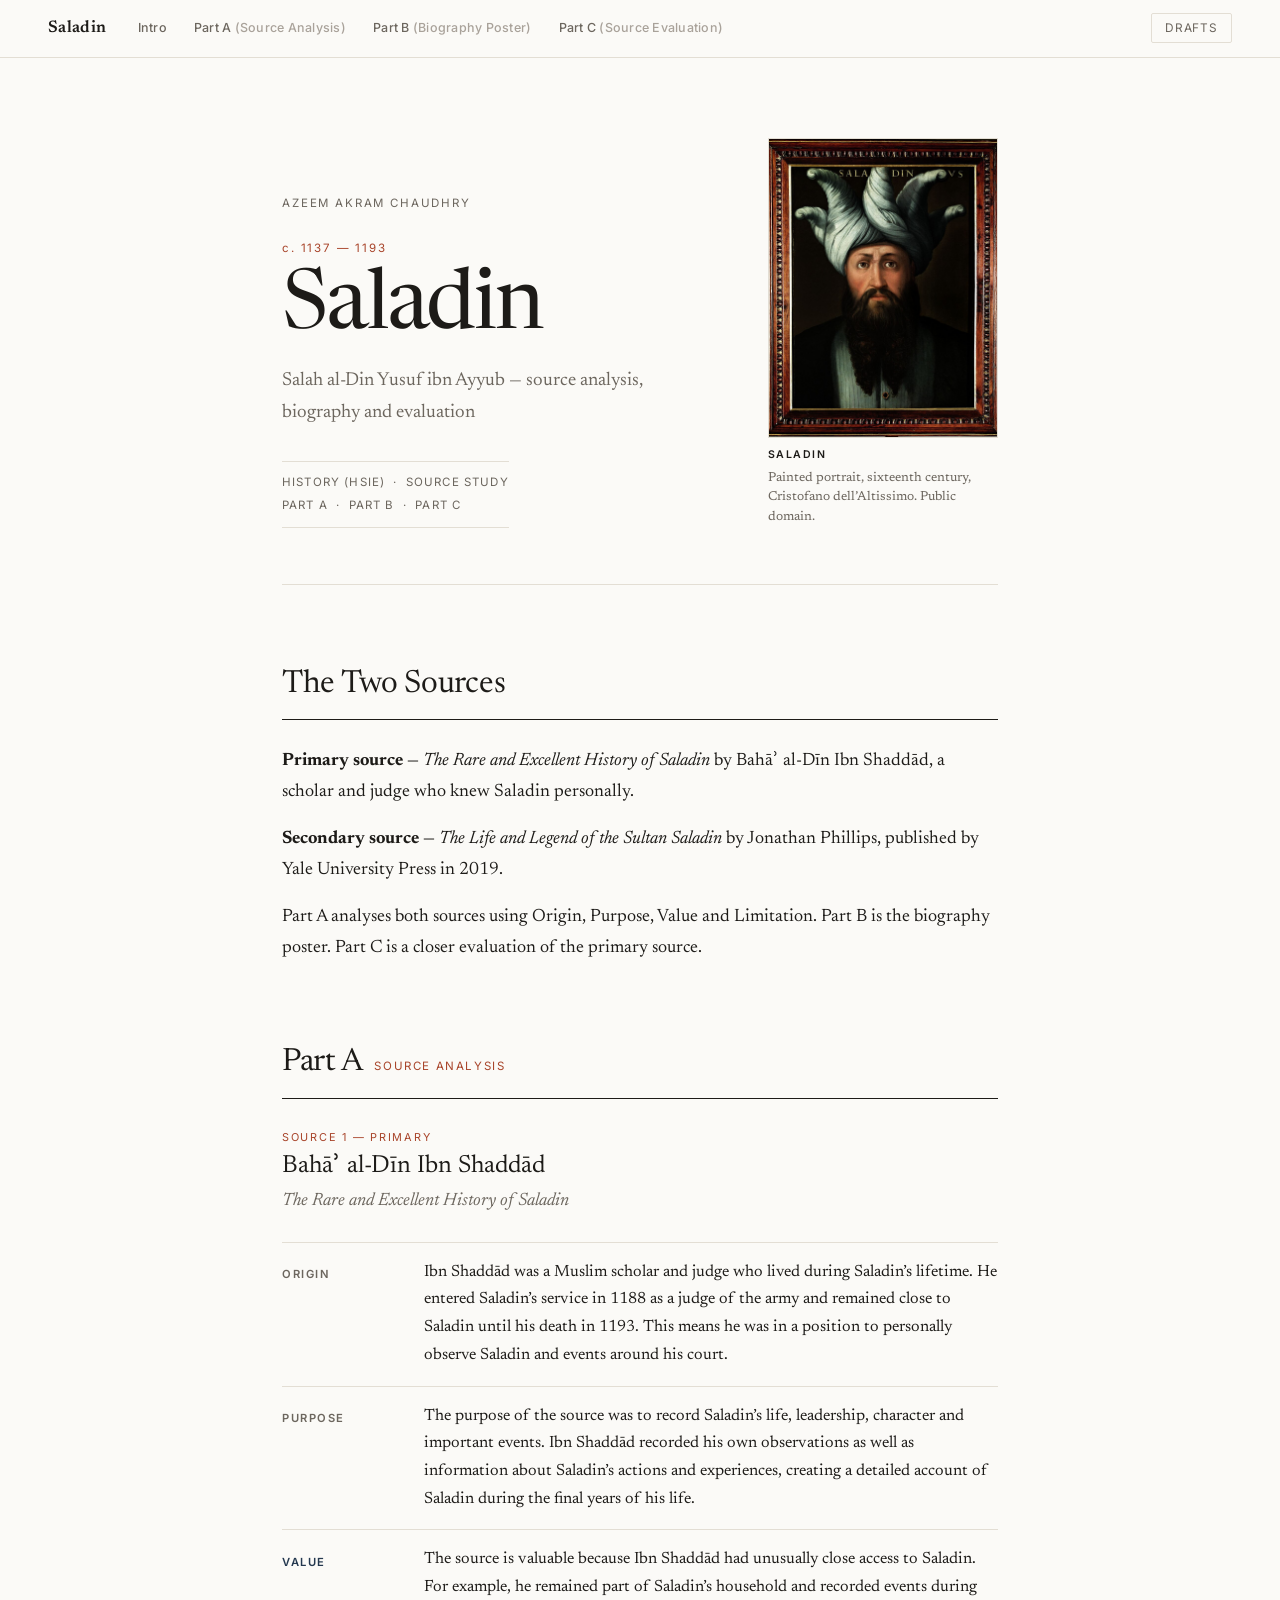
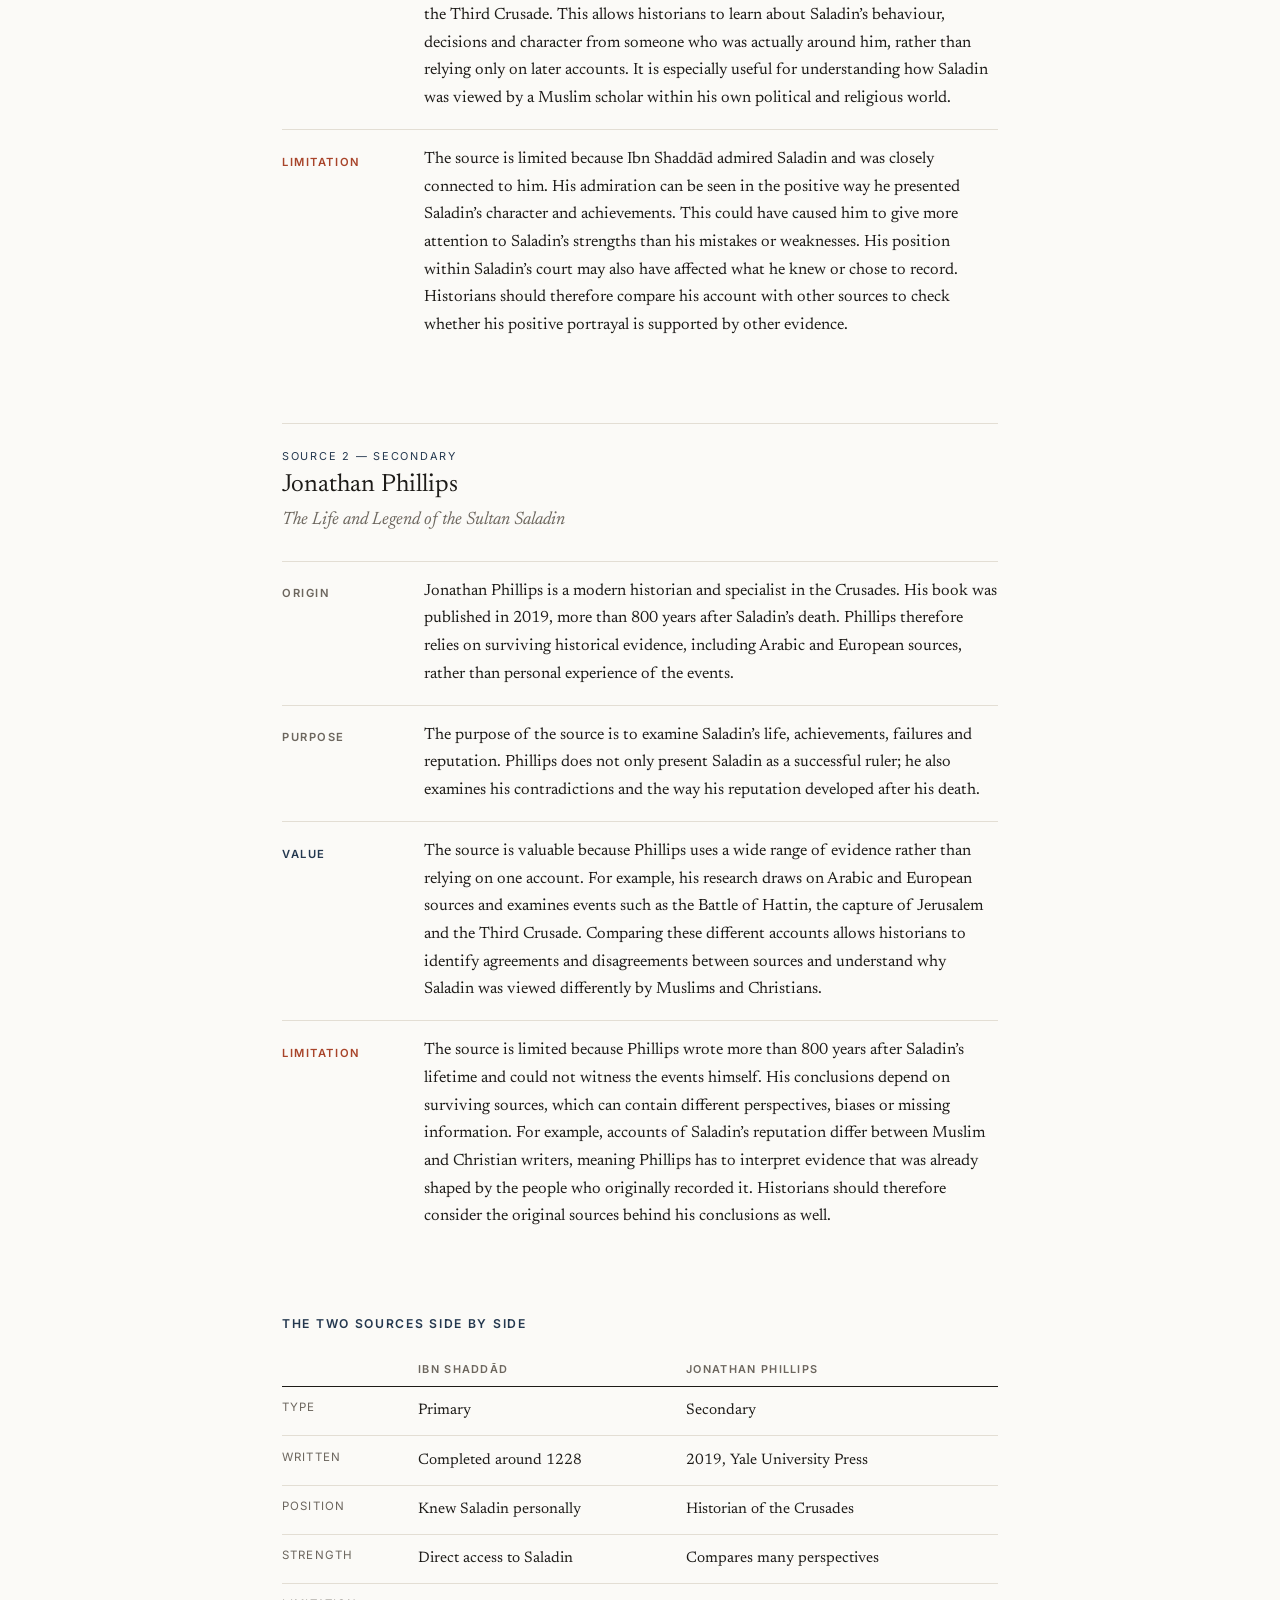
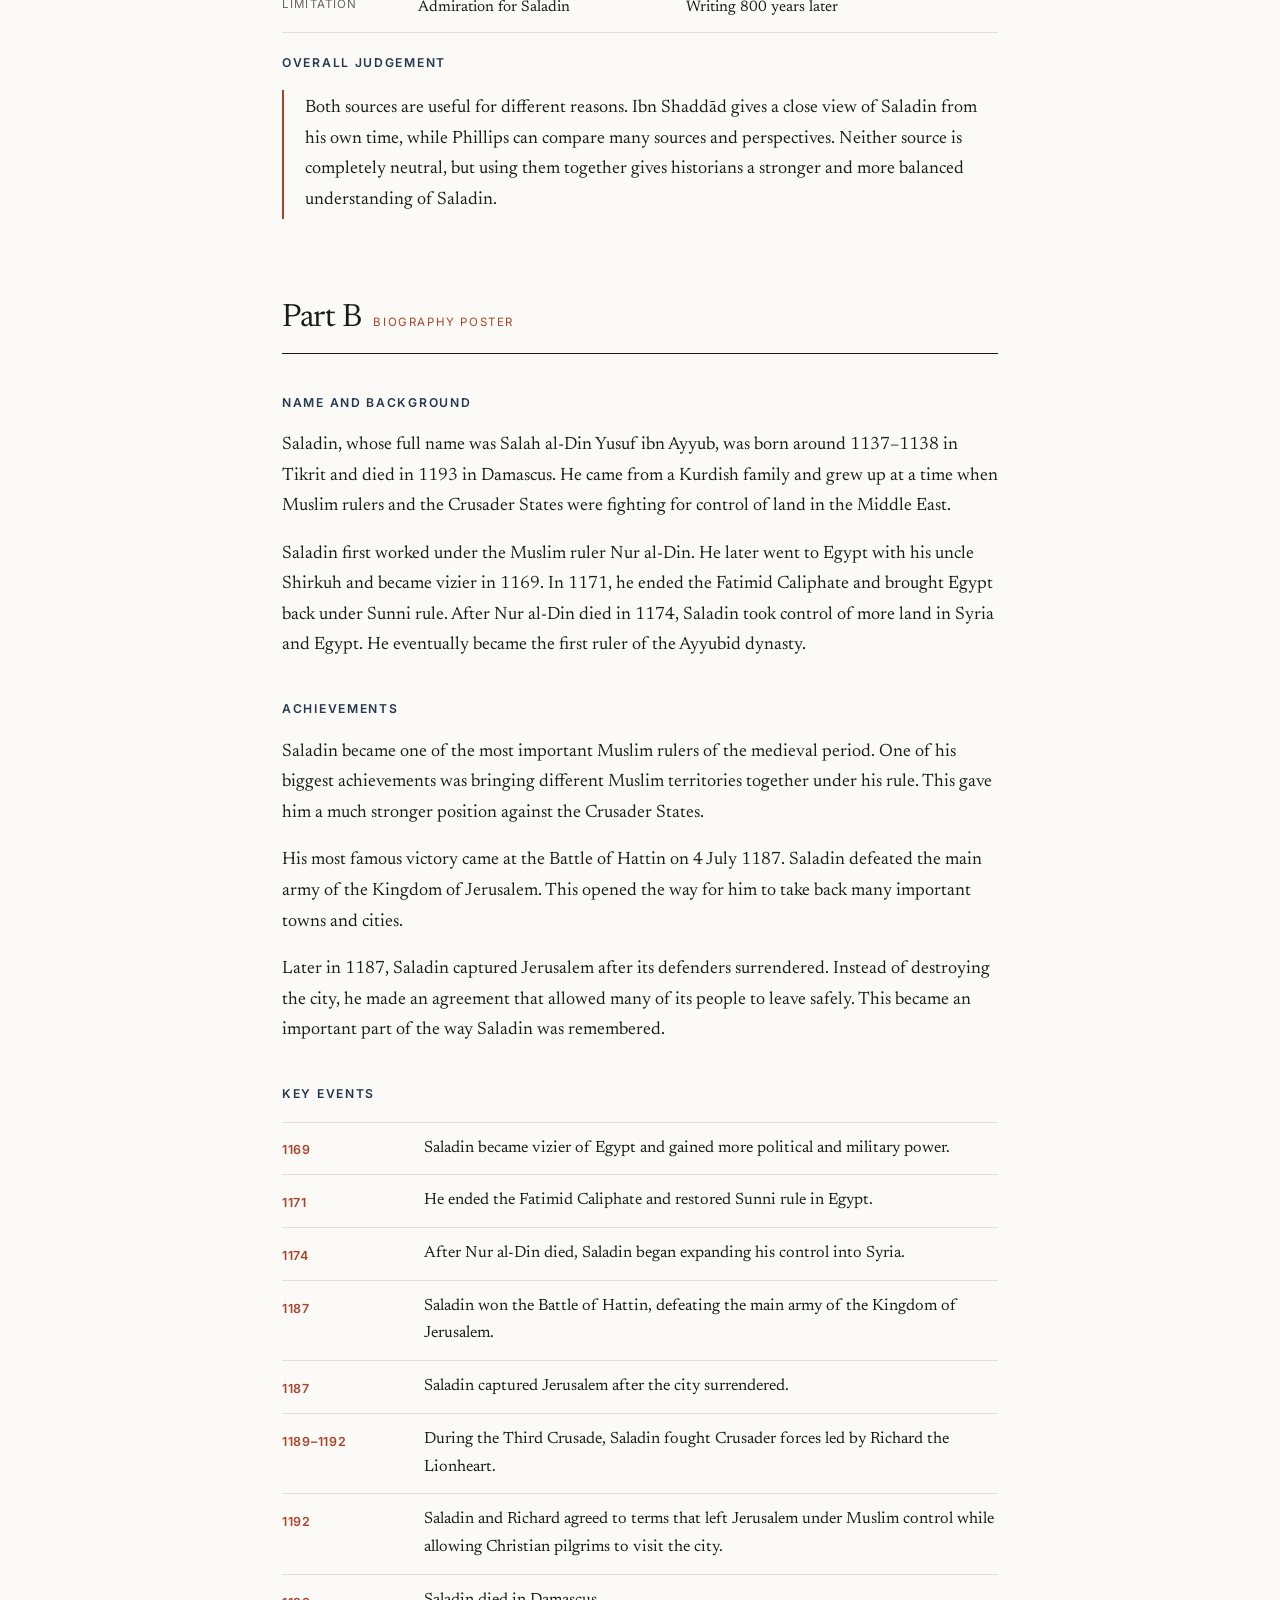
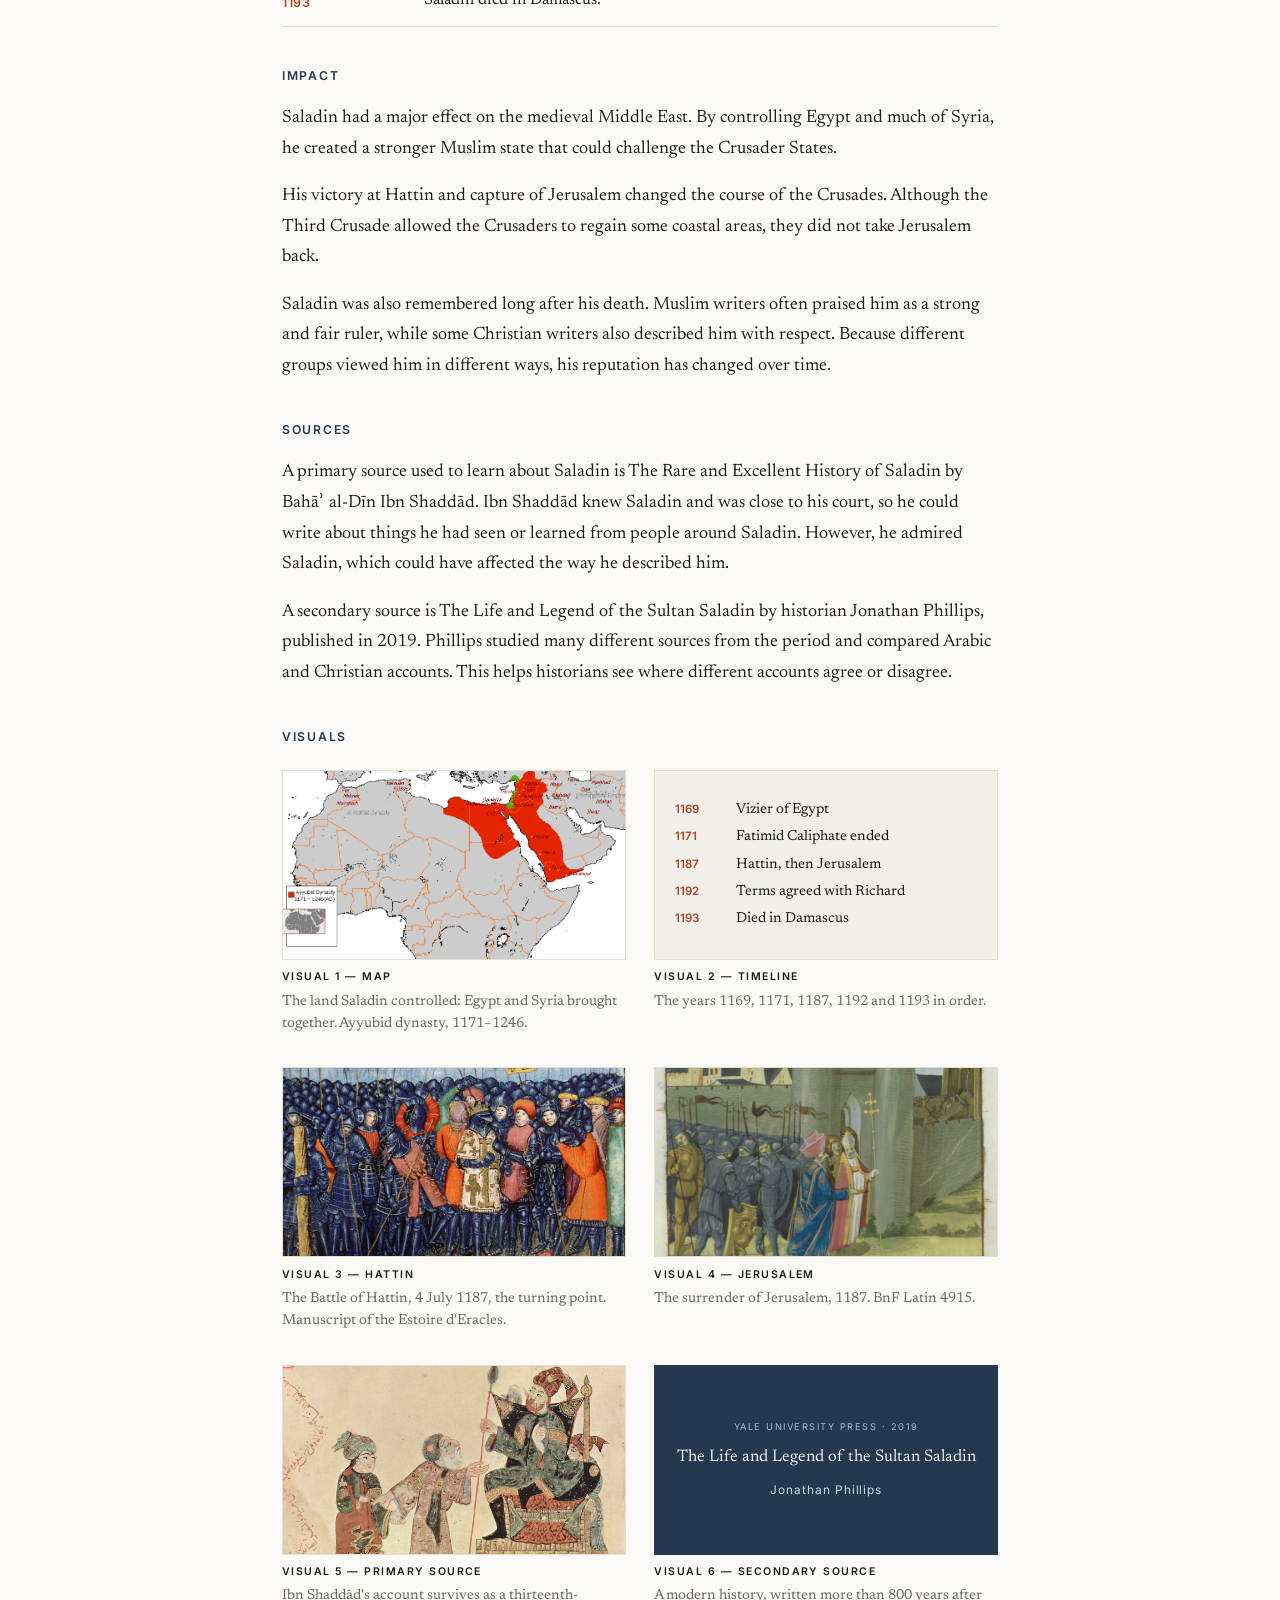
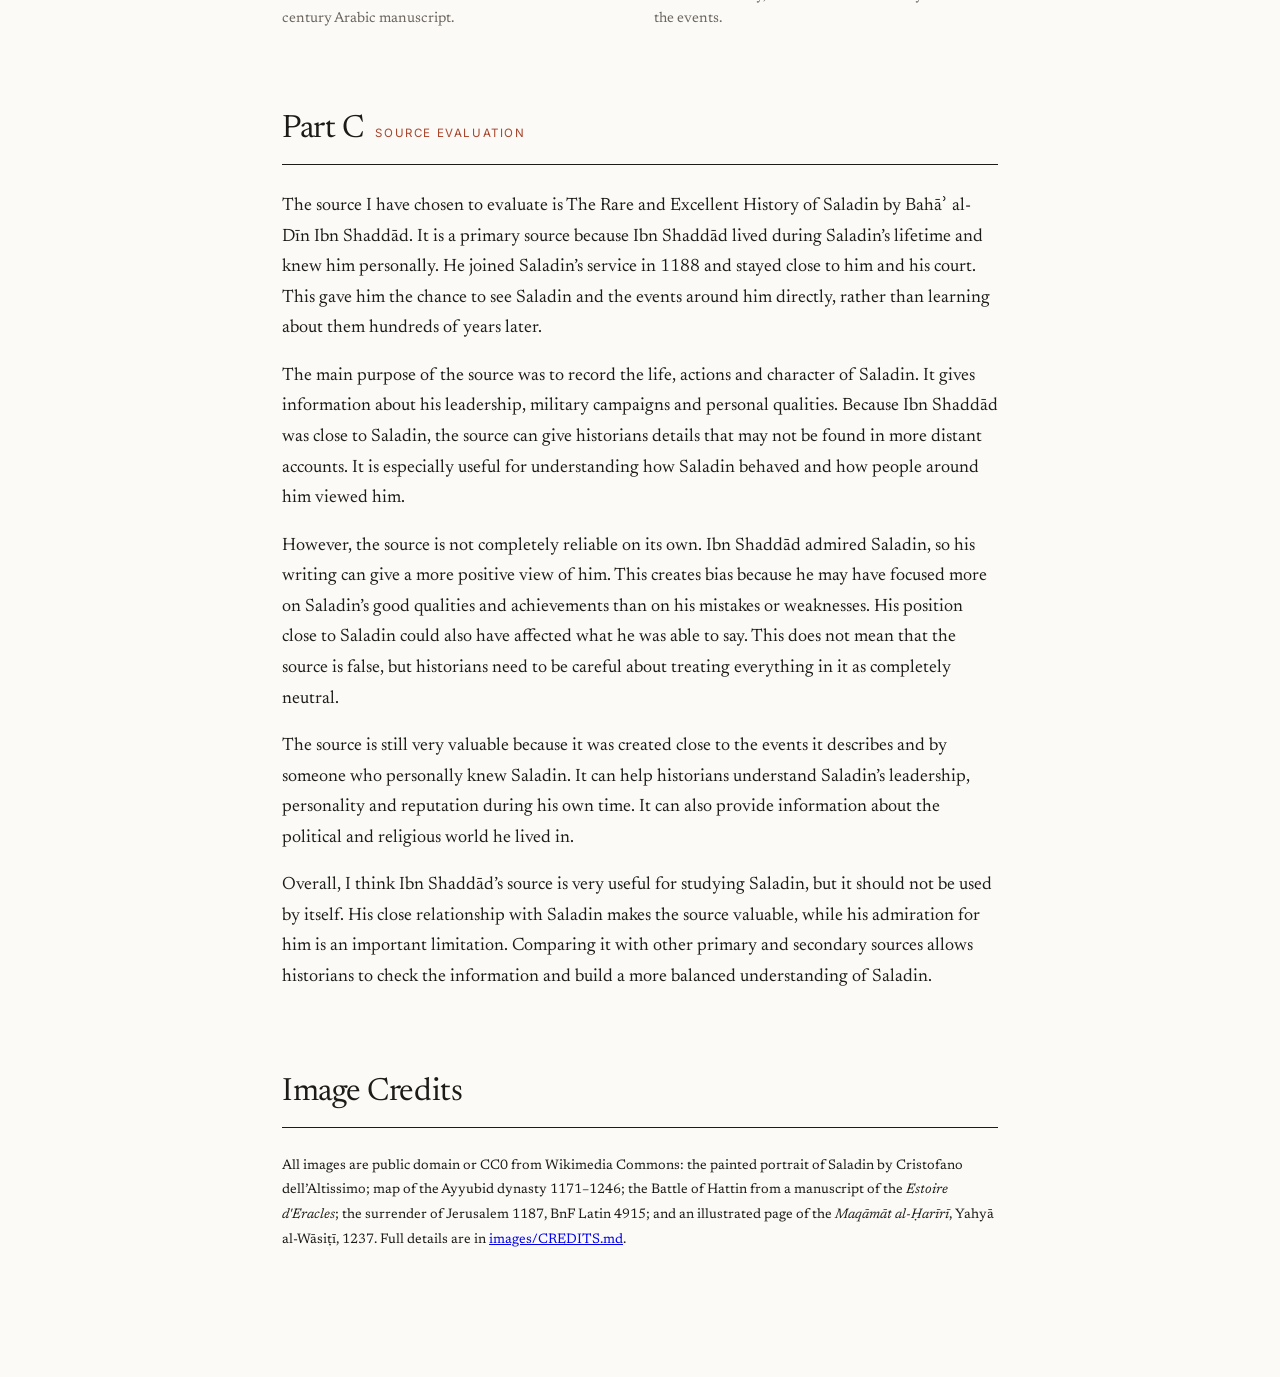
<file: index.html>
<!DOCTYPE html>
<html lang="en">
<head>
<meta charset="UTF-8">
<meta name="viewport" content="width=device-width, initial-scale=1.0">
<title>Saladin — Source Study</title>
<link href="https://fonts.googleapis.com/css2?family=Inter:wght@400;500;600&family=Newsreader:ital,wght@0,400;0,500;0,600;1,400&display=swap" rel="stylesheet">
<style>
:root{
  --paper:#fbfaf7;--panel:#ffffff;--ink:#1d1b18;--mid:#6c665e;
  --navy:#24384f;--rust:#a8442a;--rule:#e3ded4;--wash:#f2efe8;
}
*{margin:0;padding:0;box-sizing:border-box;}
html{scroll-behavior:smooth;}
body{background:var(--paper);color:var(--ink);font-family:'Newsreader',Georgia,serif;font-size:18px;line-height:1.7;-webkit-font-smoothing:antialiased;}

/* NAV */
nav{
  position:sticky;top:0;z-index:100;background:rgba(251,250,247,.96);
  backdrop-filter:blur(6px);border-bottom:1px solid var(--rule);
  display:flex;align-items:center;gap:1.2rem;
  padding:0 clamp(1rem,5vw,3rem);
}
.nav-brand{
  background:none;border:none;cursor:pointer;padding:1rem 0;
  font-family:'Newsreader',serif;font-size:1.05rem;font-weight:600;
  letter-spacing:.02em;color:var(--ink);white-space:nowrap;
}
.nav-brand:hover{color:var(--rust);}
.nav-links{display:flex;gap:.2rem;overflow-x:auto;flex:1;scrollbar-width:none;}
.nav-links::-webkit-scrollbar{display:none;}
.nav-links a{
  font-family:'Inter',system-ui,sans-serif;font-size:.78rem;font-weight:500;
  letter-spacing:.02em;color:var(--mid);text-decoration:none;
  padding:1.05rem .75rem;white-space:nowrap;border-bottom:2px solid transparent;
}
.nav-links a em{font-style:normal;color:#a9a29a;}
.nav-links a:hover{color:var(--ink);border-bottom-color:var(--rust);}
.nav-right{margin-left:auto;}
#ver-btn{
  background:none;border:1px solid var(--rule);cursor:pointer;
  font-family:'Inter',system-ui,sans-serif;font-size:.74rem;letter-spacing:.06em;
  text-transform:uppercase;color:var(--mid);padding:.42rem .85rem;border-radius:2px;
}
#ver-btn:hover{border-color:var(--navy);color:var(--navy);}

/* LAYOUT */
.wrap,.vwrap{max-width:780px;margin:0 auto;padding:0 clamp(1rem,5vw,2rem) 6rem;}

/* HERO */
.hero{padding:5rem 0 3.5rem;border-bottom:1px solid var(--rule);margin-bottom:1rem;}
.hero-name{
  display:block;font-family:'Inter',sans-serif;font-size:.72rem;letter-spacing:.16em;
  text-transform:uppercase;color:var(--mid);margin-bottom:1.6rem;
}
.hero-mark{
  display:block;font-family:'Inter',sans-serif;font-size:.72rem;letter-spacing:.16em;
  color:var(--rust);margin-bottom:.5rem;
}
.hero h1{font-size:clamp(3rem,10vw,5.2rem);font-weight:400;letter-spacing:-.02em;line-height:1;margin-bottom:.9rem;}
.hero-sub{font-size:1.18rem;color:var(--mid);max-width:34em;margin-bottom:2rem;}
.hero-stamp{
  display:inline-block;font-family:'Inter',sans-serif;font-size:.72rem;
  letter-spacing:.1em;text-transform:uppercase;color:var(--mid);
  border-top:1px solid var(--rule);border-bottom:1px solid var(--rule);
  padding:.6rem 0;line-height:2;
}

.hero{display:grid;grid-template-columns:1fr 230px;gap:3rem;align-items:end;}
.hero-text{min-width:0;}
.hero-fig img{width:100%;height:300px;object-fit:cover;object-position:top;border:1px solid var(--rule);cursor:zoom-in;}
.hero-fig figcaption{font-size:.8rem;}
@media(max-width:760px){.hero{grid-template-columns:1fr;gap:2rem;}.hero-fig img{height:240px;}}

/* SECTION HEADINGS */
.sh{
  font-size:2rem;font-weight:400;letter-spacing:-.01em;
  margin:4.5rem 0 1.6rem;padding-bottom:.5rem;
  border-bottom:1px solid var(--ink);
  display:flex;align-items:baseline;gap:.7rem;flex-wrap:wrap;
}
.sh em{
  font-style:normal;font-family:'Inter',sans-serif;font-size:.72rem;
  letter-spacing:.14em;text-transform:uppercase;color:var(--rust);
}
.sub-h{
  font-family:'Inter',sans-serif;font-size:.76rem;font-weight:600;
  letter-spacing:.14em;text-transform:uppercase;color:var(--navy);
  margin:2.4rem 0 .7rem;
}

/* TEXT BLOCKS */
.card{margin-bottom:1.8rem;}
.card p{margin-bottom:1.05rem;}
.card p:last-child{margin-bottom:0;}

/* PART A SOURCES */
.src{border-top:1px solid var(--rule);padding:1.6rem 0 1.8rem;margin-bottom:2.4rem;}
.src:first-of-type{border-top:none;padding-top:.4rem;}
.src-lbl{display:block;font-size:1.55rem;line-height:1.25;margin-bottom:.15rem;}
.src-lbl em{
  display:block;font-style:normal;font-family:'Inter',sans-serif;
  font-size:.68rem;letter-spacing:.16em;color:var(--navy);margin-bottom:.5rem;
}
.src-lbl em.pri{color:var(--rust);}
.src-work{font-style:italic;color:var(--mid);margin-bottom:1.6rem;}
.opvl{display:grid;grid-template-columns:120px 1fr;gap:1.4rem;padding:1rem 0;border-top:1px solid var(--rule);}
.opvl h4{
  font-family:'Inter',sans-serif;font-size:.7rem;font-weight:600;
  letter-spacing:.14em;color:var(--mid);padding-top:.42rem;
}
.opvl.v h4{color:var(--navy);}
.opvl.l h4{color:var(--rust);}
.opvl p{font-size:1.02rem;}

/* TABLE */
.t-wrap{overflow-x:auto;margin:.8rem 0 0;}
table{width:100%;border-collapse:collapse;font-size:.95rem;}
th{
  text-align:left;font-family:'Inter',sans-serif;font-size:.68rem;font-weight:600;
  letter-spacing:.12em;text-transform:uppercase;color:var(--mid);
  padding:.5rem .9rem .5rem 0;border-bottom:1px solid var(--ink);
}
td{padding:.7rem .9rem .7rem 0;border-bottom:1px solid var(--rule);vertical-align:top;}
td:first-child{font-family:'Inter',sans-serif;font-size:.72rem;letter-spacing:.1em;text-transform:uppercase;color:var(--mid);width:8.5rem;}
.t-head{font-family:'Inter',sans-serif;font-size:.76rem;font-weight:600;letter-spacing:.14em;text-transform:uppercase;color:var(--navy);margin:2.4rem 0 .6rem;}
.judgement{border-left:2px solid var(--rust);padding:.2rem 0 .2rem 1.3rem;margin-top:.5rem;}
.judgement p{margin:0;}

/* KEY EVENTS */
.tl{list-style:none;}
.tl li{display:grid;grid-template-columns:120px 1fr;gap:1.4rem;padding:.75rem 0;border-top:1px solid var(--rule);}
.tl li:last-child{border-bottom:1px solid var(--rule);}
.tl b{font-family:'Inter',sans-serif;font-size:.78rem;font-weight:600;letter-spacing:.06em;color:var(--rust);padding-top:.3rem;}
.tl span{font-size:1.02rem;}

/* VISUALS */
.vis{display:grid;grid-template-columns:repeat(auto-fit,minmax(230px,1fr));gap:2rem 1.8rem;margin-top:1.4rem;}
figure{margin:0;}
figure img{width:100%;height:190px;object-fit:cover;display:block;cursor:zoom-in;border:1px solid var(--rule);}
figure figcaption{font-size:.9rem;color:var(--mid);line-height:1.55;padding-top:.6rem;}
figure figcaption b{
  display:block;font-family:'Inter',sans-serif;font-size:.66rem;font-weight:600;
  letter-spacing:.14em;color:var(--ink);margin-bottom:.3rem;
}
.mini-tl{height:190px;background:var(--wash);border:1px solid var(--rule);padding:1.1rem 1.2rem;display:grid;align-content:center;gap:.45rem;}
.mini-tl div{display:grid;grid-template-columns:52px 1fr;gap:.6rem;align-items:baseline;}
.mini-tl b{font-family:'Inter',sans-serif;font-size:.72rem;font-weight:600;color:var(--rust);}
.mini-tl span{font-size:.9rem;line-height:1.4;}
.bookcover{
  height:190px;background:var(--navy);color:#f3efe7;border:1px solid var(--navy);
  display:flex;flex-direction:column;justify-content:center;gap:.7rem;
  text-align:center;padding:1.3rem;
}
.bookcover small{font-family:'Inter',sans-serif;font-size:.58rem;letter-spacing:.16em;color:#a8bdd4;}
.bookcover b{font-weight:400;font-size:1.05rem;line-height:1.35;}
.bookcover i{font-family:'Inter',sans-serif;font-style:normal;font-size:.74rem;letter-spacing:.08em;color:#cdd9e6;}

/* LIGHTBOX */
#lb{display:none;position:fixed;inset:0;background:rgba(20,18,15,.92);z-index:500;padding:2rem;cursor:zoom-out;}
#lb.open{display:grid;place-items:center;}
#lb img{max-width:min(1000px,92vw);max-height:80vh;object-fit:contain;}
#lb p{color:#ded7cb;font-size:.9rem;text-align:center;margin-top:.9rem;max-width:46em;}

/* DRAFTS */

.v-back{background:none;border:none;cursor:pointer;font-family:'Inter',sans-serif;font-size:.76rem;letter-spacing:.06em;color:var(--mid);padding:2.5rem 0 2rem;}
.v-back:hover{color:var(--rust);}
.v-title{font-size:2.6rem;font-weight:400;margin-bottom:.3rem;}
.v-sub{color:var(--mid);margin-bottom:1.4rem;}
.v-note{border-left:2px solid var(--rule);padding-left:1.2rem;color:var(--mid);font-size:.95rem;margin-bottom:2rem;}
.v-tabs{display:flex;gap:.5rem;margin-bottom:2rem;flex-wrap:wrap;}
.v-tab{
  font-family:'Inter',sans-serif;font-size:.74rem;letter-spacing:.08em;
  padding:.45rem 1rem;border:1px solid var(--rule);background:none;color:var(--mid);cursor:pointer;
}
.v-tab:hover{border-color:var(--navy);color:var(--navy);}
.v-tab.active{background:var(--ink);border-color:var(--ink);color:#fbfaf7;}
.v-tab.final.active{background:var(--rust);border-color:var(--rust);}
.ver-panel{display:none;}
.ver-panel.show{display:block;}
.ver-meta{display:flex;gap:1rem;align-items:baseline;flex-wrap:wrap;border-bottom:1px solid var(--ink);padding-bottom:.7rem;margin-bottom:1.6rem;}
.ver-tag{font-family:'Inter',sans-serif;font-size:.66rem;letter-spacing:.14em;background:var(--ink);color:#fbfaf7;padding:.18rem .6rem;}
.ver-tag.gold{background:var(--rust);}
.ver-date{font-size:.88rem;color:var(--mid);}
.ver-name{font-size:1.05rem;}
.draft{font-size:1rem;}
.draft h3{font-size:1.35rem;font-weight:400;margin:2rem 0 .6rem;padding-bottom:.3rem;border-bottom:1px solid var(--rule);}
.draft h3:first-child{margin-top:0;}
.draft h4{font-family:'Inter',sans-serif;font-size:.72rem;font-weight:600;letter-spacing:.12em;text-transform:uppercase;color:var(--navy);margin:1.4rem 0 .5rem;}
.draft p{margin-bottom:.85rem;}
.draft ul{padding-left:1.2rem;margin-bottom:.85rem;color:var(--mid);}

@media(max-width:620px){
  body{font-size:17px;}
  .hero{padding:3rem 0 2.5rem;}
  .opvl,.tl li{grid-template-columns:1fr;gap:.35rem;}
  .opvl h4{padding-top:0;}
  .nav-brand{font-size:.95rem;}
}

/* DRAFTS PAGE (raw, unstyled on purpose) */
#version-history{display:none;background:#ffffff;min-height:100vh;}
.dnav{
  position:sticky;top:0;z-index:90;display:flex;align-items:center;gap:2rem;flex-wrap:wrap;
  background:#fff;border-bottom:1px solid var(--rule);padding:1rem 2rem;
  font-family:'Inter',system-ui,sans-serif;
}
.dnav-title{
  font-family:'Newsreader',Georgia,serif;font-size:1.05rem;color:var(--ink);
  letter-spacing:.01em;margin-right:.5rem;
}
.dbtn{
  font-family:inherit;font-size:.8rem;letter-spacing:.02em;background:none;border:0;
  border-bottom:1px solid transparent;color:var(--mid);padding:.2rem 0;cursor:pointer;
}
.dbtn:hover{color:var(--ink);}
.dbtn.active{color:var(--ink);border-bottom-color:var(--rust);}
.dbtn.soon{color:#b6b2a9;cursor:default;letter-spacing:.06em;font-size:.72rem;text-transform:uppercase;}
.dbtn.ghost{margin-left:auto;color:var(--navy);}
.dbtn.ghost:hover{border-bottom-color:var(--navy);}
@media(max-width:640px){.dnav{gap:1.1rem;padding:.9rem 1.1rem;}}
.dwrap{max-width:820px;margin:0 auto;padding:2.6rem 1.2rem 6rem;font-family:ui-monospace,'SFMono-Regular',Menlo,Consolas,monospace;}
.dnote{font-size:.78rem;color:#6f6c66;line-height:1.75;margin-bottom:2.2rem;max-width:78ch;}
.dfile{border:1px solid #e2e2dc;background:#fff;margin-bottom:2.2rem;}
.dfile-h{background:#f7f7f4;border-bottom:1px solid #e2e2dc;padding:.45rem .9rem;font-size:.72rem;color:#84817a;letter-spacing:.04em;}
.dfile pre{
  white-space:pre-wrap;word-wrap:break-word;font-family:inherit;
  font-size:.8rem;line-height:1.85;color:#2c2a25;padding:1.6rem 1.4rem;margin:0;
}
.dpage{display:none;}
.dpage.show{display:block;}
.chk{margin-bottom:1.6rem;max-width:640px;}
.chk-top{display:flex;justify-content:space-between;align-items:baseline;font-size:.78rem;margin-bottom:.3rem;}
.chk-name{color:#26241f;}
.chk-val{color:#6f6c66;}
.chk-bar{height:6px;background:#ececE6;border:1px solid #ddddd7;}
.chk-bar i{display:block;height:100%;background:#3b7a4b;}

/* VERSION HISTORY */
.vwrap{display:flex;gap:2.4rem;align-items:flex-start;}
.vrail{flex:0 0 14.5rem;display:flex;flex-direction:column;gap:.3rem;
  border-right:1px solid #ededea;padding-right:1.4rem;}
.vrail-h{font-size:.66rem;letter-spacing:.14em;text-transform:uppercase;color:#9a978f;margin-bottom:.5rem;}
.vrail-note{font-size:.66rem;color:#9a978f;line-height:1.6;margin-top:.5rem;}
.vplay{margin-top:1.4rem;font-family:inherit;font-size:.72rem;text-align:left;
  background:#fff;border:1px solid #d9d6ce;color:#26241f;padding:.55rem .7rem;cursor:pointer;}
.vplay:hover{border-color:#a8442a;color:#a8442a;}
.vmain{flex:1;min-width:0;}
@media(max-width:820px){
  .vwrap{flex-direction:column;}
  .vrail{flex:1 1 auto;width:100%;border-right:none;border-bottom:1px solid #ededea;
    padding-right:0;padding-bottom:1.2rem;margin-bottom:1.4rem;}
}
.vtabs{display:flex;flex-wrap:wrap;gap:.5rem;margin-bottom:1.6rem;}
.vtab{
  display:flex;align-items:baseline;gap:.5rem;text-align:left;width:100%;
  font-family:ui-monospace,SFMono-Regular,Menlo,monospace;font-size:.72rem;
  background:none;border:none;border-left:2px solid transparent;
  color:#6f6c66;padding:.45rem .6rem;cursor:pointer;
}
.vtab b{font-weight:500;color:#26241f;}
.vtab span{flex:1;white-space:nowrap;}
.vtab i{font-style:normal;font-size:.66rem;color:#b5b2aa;}
.vtab:hover{background:#f6f5f1;color:#26241f;}
.vtab.on{background:#f4f2ed;border-left-color:#a8442a;color:#26241f;}
.vtab.on b{color:#a8442a;}
.v-meta{display:flex;align-items:baseline;gap:.9rem;flex-wrap:wrap;font-size:.78rem;margin-bottom:.5rem;}
.v-meta .v-tag{color:#a8442a;}
.v-meta .v-name{color:#26241f;}
.v-meta .v-date{color:#9a978f;}
.v-note{font-size:.78rem;color:#6f6c66;line-height:1.75;max-width:78ch;margin-bottom:1.4rem;}
.vbar{display:flex;align-items:center;gap:1.2rem;flex-wrap:wrap;margin-bottom:1rem;}
.vbar .vhl{margin-left:auto;}
.vstage{display:flex;align-items:center;gap:.7rem;font-size:.74rem;color:#6f6c66;}
.varr{
  font-family:inherit;font-size:.7rem;background:#fff;border:1px solid #e2e2dc;
  color:#6f6c66;padding:.3rem .6rem;cursor:pointer;
}
.varr:hover:not(:disabled){border-color:#c9c6bd;color:#26241f;}
.varr:disabled{opacity:.35;cursor:default;}
.vhl{
  font-family:inherit;font-size:.74rem;background:#fff;border:1px solid #e2e2dc;
  color:#6f6c66;padding:.35rem .8rem;cursor:pointer;margin-left:auto;
}
.vhl:hover{border-color:#c9c6bd;color:#26241f;}
.vhl.on{background:#2c2a25;border-color:#2c2a25;color:#fff;}
.vlegend{display:none;gap:1.1rem;flex-wrap:wrap;align-items:center;font-size:.7rem;color:#6f6c66;margin-bottom:.6rem;}
.vlegend .lg{display:flex;align-items:center;gap:.4rem;}
.vlegend .sw{width:.72rem;height:.72rem;display:inline-block;border:1px solid rgba(0,0,0,.12);}
.sw-same{background:#fff;}
.vsum{display:none;flex-wrap:wrap;align-items:center;gap:.45rem;font-size:.7rem;color:#9a978f;margin-bottom:1rem;}
.vsum .s-dot{color:#cfccc4;margin:0 .1rem;}
.vsum .s-add{color:#2c6b42;}
.vsum .s-rew{color:#9a5b12;}
.vsum .s-fix{color:#2c567f;}
.vsum .s-cut{color:#a8442a;}
.d-add{background:#e2f1e4;color:#1f5130;box-shadow:inset 0 -1px 0 #a9cfae;}
.d-rew{background:#fbeed6;color:#7a4a0c;box-shadow:inset 0 -1px 0 #e0c084;}
.d-fix{background:#e0ecf7;color:#254f75;box-shadow:inset 0 -1px 0 #a9c6e0;}
.d-del{background:#fbe4df;color:#8d3220;text-decoration:line-through;text-decoration-color:#c96a51;}
.d-line{display:inline-block;width:100%;border-left:3px solid rgba(0,0,0,.14);padding-left:.5rem;margin-left:-.5rem;}
.vp{display:none;position:fixed;inset:0;background:rgba(28,26,22,.55);z-index:600;padding:2.5vh 3vw;}
.vp.open{display:flex;align-items:center;justify-content:center;}
.vp-box{background:#fff;border:1px solid #e2e2dc;width:min(900px,100%);max-height:95vh;display:flex;flex-direction:column;}
.vp-head{display:flex;align-items:center;justify-content:space-between;gap:1rem;
  padding:.85rem 1.1rem;border-bottom:1px solid #ededea;font-size:.8rem;color:#26241f;}
.v-when{color:#9a978f;}
.vp-stage{margin-left:auto;margin-right:1rem;font-family:ui-monospace,SFMono-Regular,Menlo,monospace;font-size:.7rem;color:#a8442a;letter-spacing:.02em;}
.vp-x{font-family:inherit;font-size:.74rem;background:none;border:1px solid #e2e2dc;color:#6f6c66;padding:.3rem .7rem;cursor:pointer;}
.vp-x:hover{border-color:#c9c6bd;color:#26241f;}
.vp-note{padding:.6rem 1.1rem;background:#fff;position:relative;z-index:1;font-size:.72rem;color:#9a978f;border-bottom:1px solid #f2f2ef;min-height:1.2rem;}
.vp-doc{overflow:auto;padding:1.1rem;flex:1;background:#fcfcfa;}
#vp-body{font-family:ui-monospace,SFMono-Regular,Menlo,monospace;font-size:.74rem;line-height:1.95;
  white-space:pre-wrap;word-break:break-word;color:#3b3830;margin:0;}
.vp-cur{display:inline-block;width:.5ch;background:#a8442a;animation:vpblink 1s steps(1) infinite;}
@keyframes vpblink{50%{opacity:0;}}
.vp-foot{display:flex;align-items:center;gap:.5rem;padding:.7rem 1.1rem;border-top:1px solid #ededea;flex-wrap:wrap;}
.vp-pct{font-size:.7rem;color:#9a978f;min-width:3ch;}
.vp-bar{flex:1;min-width:120px;height:3px;background:#ededea;}
.vp-bar i{display:block;height:100%;width:0;background:#a8442a;}
.d-part{display:inline-block;width:100%;margin:.4rem 0 .2rem;padding:.2rem 0;
  font-size:.68rem;letter-spacing:.1em;text-transform:uppercase;color:#9a978f;border-bottom:1px solid #ededea;}
.d-part.fresh{color:#a8442a;border-bottom-color:#e8d3cb;}
.d-arr{color:#b3afa6;padding:0 .12rem;}
.d-cutmark{display:inline-block;width:100%;font-size:.68rem;letter-spacing:.08em;text-transform:uppercase;
  color:#a8442a;border-top:1px solid #ecd9d2;border-bottom:1px solid #ecd9d2;padding:.15rem 0;}
</style>
</head>
<body>

<!-- NAV -->
<nav id="mainnav">
  <button class="nav-brand" onclick="goHome()">Saladin</button>
  <div class="nav-links">
    <a href="#intro" onclick="goTo('intro');return false;">Intro</a>
    <a href="#parta" onclick="goTo('parta');return false;">Part A <em>(Source Analysis)</em></a>
    <a href="#partb" onclick="goTo('partb');return false;">Part B <em>(Biography Poster)</em></a>
    <a href="#partc" onclick="goTo('partc');return false;">Part C <em>(Source Evaluation)</em></a>
  </div>
  <div class="nav-right">
    <button id="ver-btn" onclick="toggleVer()">Drafts</button>
  </div>
</nav>

<div id="blog-content">
<div class="wrap">

  <div class="hero" id="home">
    <div class="hero-text">
    <span class="hero-name">Azeem Akram Chaudhry</span>
    <span class="hero-mark">c. 1137 — 1193</span>
    <h1>Saladin</h1>
    <p class="hero-sub">Salah al-Din Yusuf ibn Ayyub — source analysis, biography and evaluation</p>
    <div class="hero-stamp">
      History (HSIE) &nbsp;·&nbsp; Source Study<br>
      Part A &nbsp;·&nbsp; Part B &nbsp;·&nbsp; Part C
    </div>
    </div>
    <figure class="hero-fig">
      <img src="images/saladin-portrait-painting.jpg" alt="Sixteenth-century painted portrait of Saladin">
      <figcaption><b>SALADIN</b>Painted portrait, sixteenth century, Cristofano dell’Altissimo. Public domain.</figcaption>
    </figure>
  </div>

  <!-- INTRO -->
  <section id="intro">
    <h2 class="sh">The Two Sources</h2>
    <div class="card">
      <p><b>Primary source —</b> <i>The Rare and Excellent History of Saladin</i> by Bahāʾ al-Dīn Ibn Shaddād, a scholar and judge who knew Saladin personally.</p>
      <p><b>Secondary source —</b> <i>The Life and Legend of the Sultan Saladin</i> by Jonathan Phillips, published by Yale University Press in 2019.</p>
      <p>Part A analyses both sources using Origin, Purpose, Value and Limitation. Part B is the biography poster. Part C is a closer evaluation of the primary source.</p>
    </div>
  </section>

  <!-- PART A -->
  <section id="parta">
    <h2 class="sh">Part A <em>Source Analysis</em></h2>

    <div class="src">
      <span class="src-lbl"><em class="pri">SOURCE 1 — PRIMARY</em> Bahāʾ al-Dīn Ibn Shaddād</span>
      <p class="src-work">The Rare and Excellent History of Saladin</p>

      <div class="opvl">
        <h4>ORIGIN</h4>
        <p>Ibn Shaddād was a Muslim scholar and judge who lived during Saladin’s lifetime. He entered Saladin’s service in 1188 as a judge of the army and remained close to Saladin until his death in 1193. This means he was in a position to personally observe Saladin and events around his court.</p>
      </div>
      <div class="opvl">
        <h4>PURPOSE</h4>
        <p>The purpose of the source was to record Saladin’s life, leadership, character and important events. Ibn Shaddād recorded his own observations as well as information about Saladin’s actions and experiences, creating a detailed account of Saladin during the final years of his life.</p>
      </div>
      <div class="opvl v">
        <h4>VALUE</h4>
        <p>The source is valuable because Ibn Shaddād had unusually close access to Saladin. For example, he remained part of Saladin’s household and recorded events during the Third Crusade. This allows historians to learn about Saladin’s behaviour, decisions and character from someone who was actually around him, rather than relying only on later accounts. It is especially useful for understanding how Saladin was viewed by a Muslim scholar within his own political and religious world.</p>
      </div>
      <div class="opvl l">
        <h4>LIMITATION</h4>
        <p>The source is limited because Ibn Shaddād admired Saladin and was closely connected to him. His admiration can be seen in the positive way he presented Saladin’s character and achievements. This could have caused him to give more attention to Saladin’s strengths than his mistakes or weaknesses. His position within Saladin’s court may also have affected what he knew or chose to record. Historians should therefore compare his account with other sources to check whether his positive portrayal is supported by other evidence.</p>
      </div>
    </div>

    <div class="src">
      <span class="src-lbl"><em>SOURCE 2 — SECONDARY</em> Jonathan Phillips</span>
      <p class="src-work">The Life and Legend of the Sultan Saladin</p>

      <div class="opvl">
        <h4>ORIGIN</h4>
        <p>Jonathan Phillips is a modern historian and specialist in the Crusades. His book was published in 2019, more than 800 years after Saladin’s death. Phillips therefore relies on surviving historical evidence, including Arabic and European sources, rather than personal experience of the events.</p>
      </div>
      <div class="opvl">
        <h4>PURPOSE</h4>
        <p>The purpose of the source is to examine Saladin’s life, achievements, failures and reputation. Phillips does not only present Saladin as a successful ruler; he also examines his contradictions and the way his reputation developed after his death.</p>
      </div>
      <div class="opvl v">
        <h4>VALUE</h4>
        <p>The source is valuable because Phillips uses a wide range of evidence rather than relying on one account. For example, his research draws on Arabic and European sources and examines events such as the Battle of Hattin, the capture of Jerusalem and the Third Crusade. Comparing these different accounts allows historians to identify agreements and disagreements between sources and understand why Saladin was viewed differently by Muslims and Christians.</p>
      </div>
      <div class="opvl l">
        <h4>LIMITATION</h4>
        <p>The source is limited because Phillips wrote more than 800 years after Saladin’s lifetime and could not witness the events himself. His conclusions depend on surviving sources, which can contain different perspectives, biases or missing information. For example, accounts of Saladin’s reputation differ between Muslim and Christian writers, meaning Phillips has to interpret evidence that was already shaped by the people who originally recorded it. Historians should therefore consider the original sources behind his conclusions as well.</p>
      </div>
    </div>

    <div class="card">
      <p class="t-head">The two sources side by side</p>
      <div class="t-wrap">
        <table>
          <thead><tr><th></th><th>Ibn Shaddād</th><th>Jonathan Phillips</th></tr></thead>
          <tbody>
            <tr><td>Type</td><td>Primary</td><td>Secondary</td></tr>
            <tr><td>Written</td><td>Completed around 1228</td><td>2019, Yale University Press</td></tr>
            <tr><td>Position</td><td>Knew Saladin personally</td><td>Historian of the Crusades</td></tr>
            <tr><td>Strength</td><td>Direct access to Saladin</td><td>Compares many perspectives</td></tr>
            <tr><td>Limitation</td><td>Admiration for Saladin</td><td>Writing 800 years later</td></tr>
          </tbody>
        </table>
      </div>

      <p class="t-head" style="margin-top:1.2rem;">Overall Judgement</p>
      <div class="judgement">
        <p>Both sources are useful for different reasons. Ibn Shaddād gives a close view of Saladin from his own time, while Phillips can compare many sources and perspectives. Neither source is completely neutral, but using them together gives historians a stronger and more balanced understanding of Saladin.</p>
      </div>
    </div>
  </section>

  <!-- PART B -->
  <section id="partb">
    <h2 class="sh">Part B <em>Biography Poster</em></h2>

    <div class="card">
      <p class="sub-h">Name and Background</p>
      <p>Saladin, whose full name was Salah al-Din Yusuf ibn Ayyub, was born around 1137–1138 in Tikrit and died in 1193 in Damascus. He came from a Kurdish family and grew up at a time when Muslim rulers and the Crusader States were fighting for control of land in the Middle East.</p>
      <p>Saladin first worked under the Muslim ruler Nur al-Din. He later went to Egypt with his uncle Shirkuh and became vizier in 1169. In 1171, he ended the Fatimid Caliphate and brought Egypt back under Sunni rule. After Nur al-Din died in 1174, Saladin took control of more land in Syria and Egypt. He eventually became the first ruler of the Ayyubid dynasty.</p>
    </div>

    <div class="card">
      <p class="sub-h">Achievements</p>
      <p>Saladin became one of the most important Muslim rulers of the medieval period. One of his biggest achievements was bringing different Muslim territories together under his rule. This gave him a much stronger position against the Crusader States.</p>
      <p>His most famous victory came at the Battle of Hattin on 4 July 1187. Saladin defeated the main army of the Kingdom of Jerusalem. This opened the way for him to take back many important towns and cities.</p>
      <p>Later in 1187, Saladin captured Jerusalem after its defenders surrendered. Instead of destroying the city, he made an agreement that allowed many of its people to leave safely. This became an important part of the way Saladin was remembered.</p>
    </div>

    <div class="card">
      <p class="sub-h">Key Events</p>
      <ul class="tl">
        <li><b>1169</b><span>Saladin became vizier of Egypt and gained more political and military power.</span></li>
        <li><b>1171</b><span>He ended the Fatimid Caliphate and restored Sunni rule in Egypt.</span></li>
        <li><b>1174</b><span>After Nur al-Din died, Saladin began expanding his control into Syria.</span></li>
        <li><b>1187</b><span>Saladin won the Battle of Hattin, defeating the main army of the Kingdom of Jerusalem.</span></li>
        <li><b>1187</b><span>Saladin captured Jerusalem after the city surrendered.</span></li>
        <li><b>1189–1192</b><span>During the Third Crusade, Saladin fought Crusader forces led by Richard the Lionheart.</span></li>
        <li><b>1192</b><span>Saladin and Richard agreed to terms that left Jerusalem under Muslim control while allowing Christian pilgrims to visit the city.</span></li>
        <li><b>1193</b><span>Saladin died in Damascus.</span></li>
      </ul>
    </div>

    <div class="card">
      <p class="sub-h">Impact</p>
      <p>Saladin had a major effect on the medieval Middle East. By controlling Egypt and much of Syria, he created a stronger Muslim state that could challenge the Crusader States.</p>
      <p>His victory at Hattin and capture of Jerusalem changed the course of the Crusades. Although the Third Crusade allowed the Crusaders to regain some coastal areas, they did not take Jerusalem back.</p>
      <p>Saladin was also remembered long after his death. Muslim writers often praised him as a strong and fair ruler, while some Christian writers also described him with respect. Because different groups viewed him in different ways, his reputation has changed over time.</p>
    </div>

    <div class="card">
      <p class="sub-h">Sources</p>
      <p>A primary source used to learn about Saladin is The Rare and Excellent History of Saladin by Bahāʾ al-Dīn Ibn Shaddād. Ibn Shaddād knew Saladin and was close to his court, so he could write about things he had seen or learned from people around Saladin. However, he admired Saladin, which could have affected the way he described him.</p>
      <p>A secondary source is The Life and Legend of the Sultan Saladin by historian Jonathan Phillips, published in 2019. Phillips studied many different sources from the period and compared Arabic and Christian accounts. This helps historians see where different accounts agree or disagree.</p>
    </div>

    <p class="sub-h">Visuals</p>
    <div class="vis">
      <figure>
        <img src="images/ayyubid-map.png" alt="Map of the land controlled by Saladin">
        <figcaption><b>VISUAL 1 — MAP</b>The land Saladin controlled: Egypt and Syria brought together. Ayyubid dynasty, 1171–1246.</figcaption>
      </figure>
      <figure>
        <div class="mini-tl">
          <div><b>1169</b><span>Vizier of Egypt</span></div>
          <div><b>1171</b><span>Fatimid Caliphate ended</span></div>
          <div><b>1187</b><span>Hattin, then Jerusalem</span></div>
          <div><b>1192</b><span>Terms agreed with Richard</span></div>
          <div><b>1193</b><span>Died in Damascus</span></div>
        </div>
        <figcaption><b>VISUAL 2 — TIMELINE</b>The years 1169, 1171, 1187, 1192 and 1193 in order.</figcaption>
      </figure>
      <figure>
        <img src="images/hattin.jpg" alt="Manuscript illustration of the Battle of Hattin">
        <figcaption><b>VISUAL 3 — HATTIN</b>The Battle of Hattin, 4 July 1187, the turning point. Manuscript of the Estoire d'Eracles.</figcaption>
      </figure>
      <figure>
        <img src="images/jerusalem-1187.jpg" alt="Manuscript illustration of the surrender of Jerusalem in 1187">
        <figcaption><b>VISUAL 4 — JERUSALEM</b>The surrender of Jerusalem, 1187. BnF Latin 4915.</figcaption>
      </figure>
      <figure>
        <img src="images/arabic-manuscript.jpg" alt="Thirteenth-century Arabic manuscript page">
        <figcaption><b>VISUAL 5 — PRIMARY SOURCE</b>Ibn Shaddād's account survives as a thirteenth-century Arabic manuscript.</figcaption>
      </figure>
      <figure>
        <div class="bookcover">
          <small>YALE UNIVERSITY PRESS · 2019</small>
          <b>The Life and Legend of the Sultan Saladin</b>
          <i>Jonathan Phillips</i>
        </div>
        <figcaption><b>VISUAL 6 — SECONDARY SOURCE</b>A modern history, written more than 800 years after the events.</figcaption>
      </figure>
    </div>
  </section>

  <!-- PART C -->
  <section id="partc">
    <h2 class="sh">Part C <em>Source Evaluation</em></h2>
    <div class="card">
      <p>The source I have chosen to evaluate is The Rare and Excellent History of Saladin by Bahāʾ al-Dīn Ibn Shaddād. It is a primary source because Ibn Shaddād lived during Saladin’s lifetime and knew him personally. He joined Saladin’s service in 1188 and stayed close to him and his court. This gave him the chance to see Saladin and the events around him directly, rather than learning about them hundreds of years later.</p>
      <p>The main purpose of the source was to record the life, actions and character of Saladin. It gives information about his leadership, military campaigns and personal qualities. Because Ibn Shaddād was close to Saladin, the source can give historians details that may not be found in more distant accounts. It is especially useful for understanding how Saladin behaved and how people around him viewed him.</p>
      <p>However, the source is not completely reliable on its own. Ibn Shaddād admired Saladin, so his writing can give a more positive view of him. This creates bias because he may have focused more on Saladin’s good qualities and achievements than on his mistakes or weaknesses. His position close to Saladin could also have affected what he was able to say. This does not mean that the source is false, but historians need to be careful about treating everything in it as completely neutral.</p>
      <p>The source is still very valuable because it was created close to the events it describes and by someone who personally knew Saladin. It can help historians understand Saladin’s leadership, personality and reputation during his own time. It can also provide information about the political and religious world he lived in.</p>
      <p>Overall, I think Ibn Shaddād’s source is very useful for studying Saladin, but it should not be used by itself. His close relationship with Saladin makes the source valuable, while his admiration for him is an important limitation. Comparing it with other primary and secondary sources allows historians to check the information and build a more balanced understanding of Saladin.</p>
    </div>
  </section>

  <!-- IMAGE CREDITS -->
  <section id="credits">
    <h2 class="sh">Image Credits</h2>
    <div class="card">
      <p style="font-size:.86rem;line-height:1.8;margin:0;">All images are public domain or CC0 from Wikimedia Commons: the painted portrait of Saladin by Cristofano dell’Altissimo; map of the Ayyubid dynasty 1171–1246; the Battle of Hattin from a manuscript of the <i>Estoire d'Eracles</i>; the surrender of Jerusalem 1187, BnF Latin 4915; and an illustrated page of the <i>Maqāmāt al-Ḥarīrī</i>, Yahyā al-Wāsiṭī, 1237. Full details are in <a href="images/CREDITS.md">images/CREDITS.md</a>.</p>
    </div>
  </section>

</div>
</div>

<!-- DRAFTS PAGE -->
<div id="version-history">
  <div class="dnav">
    <span class="dnav-title">Drafts</span>
    <button class="dbtn active" onclick="showDraftPage('d-raw',this)">Raw Drafts</button>
    <button class="dbtn" onclick="showDraftPage('d-ai',this)">AI Checker Results</button>
    <button class="dbtn" onclick="showDraftPage('d-ver',this);vRender(vCur);">Version History</button>
    <button class="dbtn ghost" onclick="toggleVer()">Back to site</button>
  </div>

  <div class="dwrap">
    <!-- RAW DRAFTS -->
    <div id="d-raw" class="dpage show">
      <p class="dnote">This is the raw text of the assignment exactly as it was written, with no formatting and no images. The Visuals section is listed in words here, the way it was written in the draft.</p>

      <div class="dfile">
        <div class="dfile-h">part-a.txt</div>
        <pre id="rp-a">Part A — Source Analysis

Source 1: Bahāʾ al-Dīn Ibn Shaddād
The Rare and Excellent History of Saladin
Primary Source

Origin:
Ibn Shaddād was a Muslim scholar and judge who lived during Saladin’s lifetime. He entered Saladin’s service in 1188 as a judge of the army and remained close to Saladin until his death in 1193. This means he was in a position to personally observe Saladin and events around his court.

Purpose:
The purpose of the source was to record Saladin’s life, leadership, character and important events. Ibn Shaddād recorded his own observations as well as information about Saladin’s actions and experiences, creating a detailed account of Saladin during the final years of his life.

Value:
The source is valuable because Ibn Shaddād had unusually close access to Saladin. For example, he remained part of Saladin’s household and recorded events during the Third Crusade. This allows historians to learn about Saladin’s behaviour, decisions and character from someone who was actually around him, rather than relying only on later accounts. It is especially useful for understanding how Saladin was viewed by a Muslim scholar within his own political and religious world.

Limitation:
The source is limited because Ibn Shaddād admired Saladin and was closely connected to him. His admiration can be seen in the positive way he presented Saladin’s character and achievements. This could have caused him to give more attention to Saladin’s strengths than his mistakes or weaknesses. His position within Saladin’s court may also have affected what he knew or chose to record. Historians should therefore compare his account with other sources to check whether his positive portrayal is supported by other evidence.

Source 2: Jonathan Phillips
The Life and Legend of the Sultan Saladin
Secondary Source

Origin:
Jonathan Phillips is a modern historian and specialist in the Crusades. His book was published in 2019, more than 800 years after Saladin’s death. Phillips therefore relies on surviving historical evidence, including Arabic and European sources, rather than personal experience of the events.

Purpose:
The purpose of the source is to examine Saladin’s life, achievements, failures and reputation. Phillips does not only present Saladin as a successful ruler; he also examines his contradictions and the way his reputation developed after his death.

Value:
The source is valuable because Phillips uses a wide range of evidence rather than relying on one account. For example, his research draws on Arabic and European sources and examines events such as the Battle of Hattin, the capture of Jerusalem and the Third Crusade. Comparing these different accounts allows historians to identify agreements and disagreements between sources and understand why Saladin was viewed differently by Muslims and Christians.

Limitation:
The source is limited because Phillips wrote more than 800 years after Saladin’s lifetime and could not witness the events himself. His conclusions depend on surviving sources, which can contain different perspectives, biases or missing information. For example, accounts of Saladin’s reputation differ between Muslim and Christian writers, meaning Phillips has to interpret evidence that was already shaped by the people who originally recorded it. Historians should therefore consider the original sources behind his conclusions as well.

Overall Judgement
Both sources are useful for different reasons. Ibn Shaddād gives a close view of Saladin from his own time, while Phillips can compare many sources and perspectives. Neither source is completely neutral, but using them together gives historians a stronger and more balanced understanding of Saladin.</pre>
      </div>

      <div class="dfile">
        <div class="dfile-h">part-b.txt</div>
        <pre id="rp-b">Part B — Biography Poster

Name and Background
Saladin, whose full name was Salah al-Din Yusuf ibn Ayyub, was born around 1137–1138 in Tikrit and died in 1193 in Damascus. He came from a Kurdish family and grew up at a time when Muslim rulers and the Crusader States were fighting for control of land in the Middle East.
Saladin first worked under the Muslim ruler Nur al-Din. He later went to Egypt with his uncle Shirkuh and became vizier in 1169. In 1171, he ended the Fatimid Caliphate and brought Egypt back under Sunni rule. After Nur al-Din died in 1174, Saladin took control of more land in Syria and Egypt. He eventually became the first ruler of the Ayyubid dynasty.

Achievements
Saladin became one of the most important Muslim rulers of the medieval period. One of his biggest achievements was bringing different Muslim territories together under his rule. This gave him a much stronger position against the Crusader States.
His most famous victory came at the Battle of Hattin on 4 July 1187. Saladin defeated the main army of the Kingdom of Jerusalem. This opened the way for him to take back many important towns and cities.
Later in 1187, Saladin captured Jerusalem after its defenders surrendered. Instead of destroying the city, he made an agreement that allowed many of its people to leave safely. This became an important part of the way Saladin was remembered.

Key Events
1169 — Saladin became vizier of Egypt and gained more political and military power.
1171 — He ended the Fatimid Caliphate and restored Sunni rule in Egypt.
1174 — After Nur al-Din died, Saladin began expanding his control into Syria.
1187 — Saladin won the Battle of Hattin, defeating the main army of the Kingdom of Jerusalem.
1187 — Saladin captured Jerusalem after the city surrendered.
1189–1192 — During the Third Crusade, Saladin fought Crusader forces led by Richard the Lionheart.
1192 — Saladin and Richard agreed to terms that left Jerusalem under Muslim control while allowing Christian pilgrims to visit the city.
1193 — Saladin died in Damascus.

Impact
Saladin had a major effect on the medieval Middle East. By controlling Egypt and much of Syria, he created a stronger Muslim state that could challenge the Crusader States.
His victory at Hattin and capture of Jerusalem changed the course of the Crusades. Although the Third Crusade allowed the Crusaders to regain some coastal areas, they did not take Jerusalem back.
Saladin was also remembered long after his death. Muslim writers often praised him as a strong and fair ruler, while some Christian writers also described him with respect. Because different groups viewed him in different ways, his reputation has changed over time.

Sources
A primary source used to learn about Saladin is The Rare and Excellent History of Saladin by Bahāʾ al-Dīn Ibn Shaddād. Ibn Shaddād knew Saladin and was close to his court, so he could write about things he had seen or learned from people around Saladin. However, he admired Saladin, which could have affected the way he described him.
A secondary source is The Life and Legend of the Sultan Saladin by historian Jonathan Phillips, published in 2019. Phillips studied many different sources from the period and compared Arabic and Christian accounts. This helps historians see where different accounts agree or disagree.

Visuals
A map showing the land controlled by Saladin would help show how he brought Egypt and Syria together.
A timeline would make the important events in his life easier to follow, especially the years 1169, 1171, 1187, 1192 and 1193.
A visual showing the Battle of Hattin would help explain why the battle was such an important turning point.
A visual of Jerusalem in 1187 would show the importance of Saladin capturing the city.
Images of Ibn Shaddād's work and Jonathan Phillips' book could also be included to show the difference between a primary source and a modern secondary source.</pre>
      </div>

      <div class="dfile">
        <div class="dfile-h">part-c.txt</div>
        <pre id="rp-c">Part C — Source Evaluation

The source I have chosen to evaluate is The Rare and Excellent History of Saladin by Bahāʾ al-Dīn Ibn Shaddād. It is a primary source because Ibn Shaddād lived during Saladin’s lifetime and knew him personally. He joined Saladin’s service in 1188 and stayed close to him and his court. This gave him the chance to see Saladin and the events around him directly, rather than learning about them hundreds of years later.
The main purpose of the source was to record the life, actions and character of Saladin. It gives information about his leadership, military campaigns and personal qualities. Because Ibn Shaddād was close to Saladin, the source can give historians details that may not be found in more distant accounts. It is especially useful for understanding how Saladin behaved and how people around him viewed him.
However, the source is not completely reliable on its own. Ibn Shaddād admired Saladin, so his writing can give a more positive view of him. This creates bias because he may have focused more on Saladin’s good qualities and achievements than on his mistakes or weaknesses. His position close to Saladin could also have affected what he was able to say. This does not mean that the source is false, but historians need to be careful about treating everything in it as completely neutral.
The source is still very valuable because it was created close to the events it describes and by someone who personally knew Saladin. It can help historians understand Saladin’s leadership, personality and reputation during his own time. It can also provide information about the political and religious world he lived in.
Overall, I think Ibn Shaddād’s source is very useful for studying Saladin, but it should not be used by itself. His close relationship with Saladin makes the source valuable, while his admiration for him is an important limitation. Comparing it with other primary and secondary sources allows historians to check the information and build a more balanced understanding of Saladin.</pre>
      </div>
    </div>

    <!-- AI CHECKER -->
    <div id="d-ai" class="dpage">
      <p class="dnote">AI detection results for the full text of Part A, Part B and Part C.</p>
      <div class="chk">
        <div class="chk-top"><span class="chk-name">GPTZero</span><span class="chk-val" data-v="4">4% AI</span></div>
        <div class="chk-bar"><i style="width:4%"></i></div>
      </div>
      <div class="chk">
        <div class="chk-top"><span class="chk-name">ZeroGPT</span><span class="chk-val" data-v="5">5% AI</span></div>
        <div class="chk-bar"><i style="width:5%"></i></div>
      </div>
      <div class="chk">
        <div class="chk-top"><span class="chk-name">Copyleaks</span><span class="chk-val" data-v="0">0% AI</span></div>
        <div class="chk-bar"><i style="width:0%"></i></div>
      </div>
      <div class="chk">
        <div class="chk-top"><span class="chk-name">Originality.ai</span><span class="chk-val" data-v="3">3% AI</span></div>
        <div class="chk-bar"><i style="width:3%"></i></div>
      </div>
      <div class="chk">
        <div class="chk-top"><span class="chk-name">Sapling</span><span class="chk-val" data-v="2">2% AI</span></div>
        <div class="chk-bar"><i style="width:2%"></i></div>
      </div>
      <div class="chk">
        <div class="chk-top"><span class="chk-name">Quillbot</span><span class="chk-val" data-v="6">6% AI</span></div>
        <div class="chk-bar"><i style="width:6%"></i></div>
      </div>
      <p class="dnote" style="margin-top:2rem;">Each figure is the percentage of the text that the tool flagged as AI generated.</p>
    </div>

    <!-- VERSION HISTORY -->
    <div id="d-ver" class="dpage">
      <p class="dnote">Here is every draft I saved while writing this, from the first page of notes to the finished one. Pick a draft on the left, step through it part by part, and turn the highlighting on to see what I added, reworded or cut.</p>

      <div class="vwrap">
        <div class="vrail">
          <span class="vrail-h">Drafts</span>
          <button class="vtab" onclick="vShow(1)"><b>v1.0</b><span>First Notes</span><i>20 Aug</i></button>
          <button class="vtab" onclick="vShow(2)"><b>v2.0</b><span>Taking Shape</span><i>26 Aug</i></button>
          <button class="vtab" onclick="vShow(3)"><b>v3.0</b><span>Almost There</span><i>3 Sep</i></button>
          <button class="vtab on" onclick="vShow(4)"><b>v4.0</b><span>Final</span><i>21 Sep</i></button>
          <button class="vplay" onclick="vpOpen()">&#9654; Watch it being written</button>
          <span class="vrail-note">Types all four drafts out from scratch, backspaces and all.</span>
        </div>

        <div class="vmain">
          <div id="v-meta" class="v-meta"></div>
          <p id="v-note" class="v-note"></p>

          <div class="vbar">
            <div class="vstage">
              <button id="v-prev" class="varr" onclick="vStage(-1)">&#9664;</button>
              <span id="v-stage-label"></span>
              <button id="v-next" class="varr" onclick="vStage(1)">&#9654;</button>
            </div>
            <button id="v-hl" class="vhl" onclick="vToggleHL()"></button>
          </div>

          <div id="v-legend" class="vlegend">
            <span class="lg"><i class="sw d-add"></i>New writing</span>
            <span class="lg"><i class="sw d-rew"></i>Reworded</span>
            <span class="lg"><i class="sw d-fix"></i>Spelling, dates and names fixed</span>
            <span class="lg"><i class="sw d-del"></i>Cut out</span>
            <span class="lg"><i class="sw sw-same"></i>Kept from last draft</span>
          </div>
          <div id="v-sum" class="vsum"></div>

          <div class="dfile">
            <div class="dfile-h" id="v-file"></div>
            <pre id="v-body"></pre>
          </div>
        </div>
      </div>

      <!-- TYPING REPLAY -->
      <div id="vp" class="vp">
        <div class="vp-box">
          <div class="vp-head">
            <span id="vp-title">Watching v1.0 being written</span>
        <span id="vp-stage" class="vp-stage"></span>
            <button class="vp-x" onclick="vpClose()">Close</button>
          </div>
          <div class="vp-note" id="vp-note"></div>
          <div class="vp-doc"><pre id="vp-body"></pre></div>
          <div class="vp-foot">
            <button class="varr" id="vp-pp" onclick="vpToggle()">Pause</button>
            <button class="varr" onclick="vpSpeed()"><span id="vp-speed">4x</span></button>
            <button class="varr" onclick="vpSkip()">Skip draft</button>
            <button class="varr" onclick="vpRestart()">Restart</button>
            <span class="vp-pct" id="vp-pct">0%</span>
            <div class="vp-bar"><i id="vp-fill"></i></div>
          </div>
        </div>
      </div>
    </div>
  </div>
</div>

<div id="lb"><div><img alt=""><p></p></div></div>

<script>
function goHome(){
  const bc=document.getElementById('blog-content');
  const vh=document.getElementById('version-history');
  if(bc.style.display==='none'){bc.style.display='block';vh.style.display='none';document.getElementById('mainnav').style.display='flex';}
  window.scrollTo({top:0,behavior:'smooth'});
}
function goTo(id){
  const bc=document.getElementById('blog-content');
  const vh=document.getElementById('version-history');
  if(bc.style.display==='none'){bc.style.display='block';vh.style.display='none';document.getElementById('mainnav').style.display='flex';}
  setTimeout(()=>{const el=document.getElementById(id);if(el)el.scrollIntoView({behavior:'smooth'});},50);
}
function toggleVer(){
  const vh=document.getElementById('version-history');
  const bc=document.getElementById('blog-content');
  const mn=document.getElementById('mainnav');
  const open=vh.style.display==='block';
  if(open){vh.style.display='none';bc.style.display='block';mn.style.display='flex';}
  else{vh.style.display='block';bc.style.display='none';mn.style.display='none';}
  window.scrollTo({top:0});
}


if(location.hash==='#drafts'||location.hash==='#ai'||location.hash==='#versions'){
  window.addEventListener('DOMContentLoaded',function(){
    toggleVer();
    const btns=document.querySelectorAll('.dnav .dbtn');
    if(location.hash==='#ai'){showDraftPage('d-ai',btns[1]);}
    if(location.hash==='#versions'){showDraftPage('d-ver',btns[2]);vRender(vCur);}
  });
}
/* VERSION HISTORY DATA */
const VMETA = {
  1:{tag:'v1.0', name:'First Notes',   date:'20 August 2026' ,  note:'This is just me getting the facts down before I forgot them. Dot points, half sentences, a few names spelt wrong. I only had Part A roughed out at this point.'},
  2:{tag:'v2.0', name:'Taking Shape',  date:'26 August 2026' ,  note:'I turned the notes into proper paragraphs and split Part A into Origin, Purpose, Value and Limitation like the criteria asks. It still reads pretty blunt here and Part C is only a few lines.'},
  3:{tag:'v3.0', name:'Almost There',  date:'3 September 2026',  note:'Nearly there. I went back and fixed the dates I had wrong, wrote out the Visuals list for the poster, and rewrote the judgement paragraphs so they actually answer the question instead of just describing the sources.'},
  4:{tag:'v4.0', name:'Final',         date:'21 September 2026', note:'This is the finished one. I rewrote all eight OPVL paragraphs in Part A so they give proper examples and say what each source means for historians, tightened the rest of the wording, used full names and book titles properly, and made sure every section was done.'}
};

const VTEXT = {
1:{
a:`Part A - Source Analysis

Source 1: Ibn Shaddad - primary source
he wrote a book about Saladin, knew him personally

Origin:
written by Ibn Shaddad, he lived at the same time as Saladin. finished the book around 1228.

Purpose:
to write about Saladin’s life and what he was like as a person.

Value:
he actually knew Saladin so he saw a lot of it himself.

Limitation:
he liked Saladin heaps so he is biased.

Source 2: Jonathan Phillips - secondary source
modern historian, book from 2019

Origin:
written by Jonathan Phillips, published 2019, he studies the Crusades.

Purpose:
looks at Saladin’s life and his reputation after he died.

Value:
uses lots of different sources, not just one side.

Limitation:
he wasn’t there, it was 800 years ago.

Judgement:
both are useful, better if you use them together.`,
b:`Part B - Biography Poster

Saladin, real name Salah al-Din Yusuf ibn Ayyub. born about 1137 in Tikrit, died 1193 in Damascus. Kurdish family.

worked for Nur al-Din first. went to Egypt with his uncle Shirkuh. became vizier 1169. ended the Fatimids 1171. after Nur al-Din died he took more land in Syria. first Ayyubid ruler.

Achievements:
joined Egypt and Syria together. won the Battle of Hattin 1187. took Jerusalem 1187 and let the people leave instead of killing them.

Key events:
1169 vizier of Egypt
1171 ended the Fatimid Caliphate
1174 Nur al-Din dies, takes Syria
1187 Battle of Hattin
1187 takes Jerusalem
1189-1192 Third Crusade, fights Richard the Lionheart
1192 deal with Richard
1193 dies

Impact:
made a stronger Muslim state. changed how the Crusades went. remembered by both sides after he died.

Sources:
Ibn Shaddad primary, Phillips secondary.

Visuals:
map, timeline, Hattin, Jerusalem, pictures of the two books.`,
c:`Part C - Source Evaluation

I picked Ibn Shaddad’s book.

it is a primary source because he lived in Saladin’s time and knew him. joined him in 1188.

purpose is to record Saladin’s life, his campaigns and his character.

problem is bias. he admired Saladin so the book is very positive about him.

still valuable because he was actually there and saw things himself.

Overall: useful but you shouldn’t use it on its own, compare it with other sources.`
},
2:{
a:`Part A — Source Analysis

Source 1: Ibn Shaddād
The Rare and Excellent History of Saladin
Primary Source

Origin:
The source was written by Ibn Shaddād, a Muslim scholar and judge who lived during Saladin’s lifetime. He joined Saladin’s circle and stayed close to him. He finished the work around 1228, using his own experiences and information from other people.

Purpose:
Ibn Shaddād wrote about Saladin’s life, achievements and character. He recorded important events and also wrote about his own experiences with Saladin.

Value:
The source is valuable because Ibn Shaddād had direct access to Saladin and the people around him. This gives historians information about Saladin’s personality and decisions that may not appear in other accounts.

Limitation:
Ibn Shaddād admired Saladin, so his account is not neutral. His positive view may have changed what he chose to include.

Source 2: Jonathan Phillips
The Life and Legend of the Sultan Saladin
Secondary Source

Origin:
This source was written by historian Jonathan Phillips and published in 2019. Phillips specialises in the Crusades. He did not witness Saladin’s life, so he studied surviving sources and earlier research.

Purpose:
Phillips looks at Saladin’s life and the reputation he built during and after his lifetime. He writes about his achievements and his failures.

Value:
The source is valuable because Phillips compares evidence from different perspectives, including Arabic and Christian sources.

Limitation:
Phillips was writing hundreds of years after Saladin, so he could not see the events himself. His interpretation depends on sources that may already be biased.

Overall Judgement
Both sources are useful for different reasons. Ibn Shaddād gives a close view from his own time and Phillips can compare many sources. Using them together gives a more balanced understanding of Saladin.`,
b:`Part B — Biography Poster

Name and Background
Saladin, whose full name was Salah al-Din Yusuf ibn Ayyub, was born around 1137 in Tikrit and died in 1193 in Damascus. He came from a Kurdish family and grew up while Muslim rulers and the Crusader States were fighting over land in the Middle East.

Saladin first worked under the Muslim ruler Nur al-Din. He went to Egypt with his uncle Shirkuh and became vizier in 1169. In 1171 he ended the Fatimid Caliphate and brought Egypt back under Sunni rule. After Nur al-Din died in 1174 he took control of more land in Syria. He became the first ruler of the Ayyubid dynasty.

Achievements
Saladin became one of the most important Muslim rulers of the medieval period. One of his biggest achievements was bringing Muslim territories together under his rule, which made him much stronger against the Crusader States.

His most famous victory was the Battle of Hattin on 4 July 1187, where he defeated the main army of the Kingdom of Jerusalem.

Later in 1187 Saladin captured Jerusalem after the defenders surrendered. He did not destroy the city and allowed many of its people to leave safely.

Key Events
1169 — Saladin became vizier of Egypt.
1171 — He ended the Fatimid Caliphate and restored Sunni rule in Egypt.
1174 — After Nur al-Din died, Saladin began expanding into Syria.
1187 — Saladin won the Battle of Hattin.
1187 — Saladin captured Jerusalem after the city surrendered.
1189–1192 — During the Third Crusade, Saladin fought Richard the Lionheart.
1192 — Saladin and Richard agreed to terms over Jerusalem.
1193 — Saladin died in Damascus.

Impact
Saladin had a major effect on the medieval Middle East. By controlling Egypt and much of Syria he created a stronger Muslim state that could challenge the Crusader States.

His victory at Hattin and the capture of Jerusalem changed the course of the Crusades. The Third Crusade won back some coastal areas but the Crusaders did not take Jerusalem back.

Saladin was remembered long after his death. Muslim writers praised him and some Christian writers also described him with respect.

Sources
A primary source used to learn about Saladin is The Rare and Excellent History of Saladin by Ibn Shaddād, who knew Saladin and was close to his court.

A secondary source is The Life and Legend of the Sultan Saladin by Jonathan Phillips, published in 2019, who compared Arabic and Christian accounts.

Visuals
A map of the land Saladin controlled.
A timeline of the important years.
A visual of the Battle of Hattin.
A visual of Jerusalem in 1187.
Images of the two sources.`,
c:`Part C — Source Evaluation

The source I have chosen to evaluate is The Rare and Excellent History of Saladin by Ibn Shaddād. It is a primary source because Ibn Shaddād lived during Saladin’s lifetime and knew him personally. He joined Saladin’s service in 1188 and stayed close to him and his court.

The main purpose of the source was to record the life, actions and character of Saladin. It gives information about his leadership, his military campaigns and his personal qualities. Because Ibn Shaddād was close to Saladin, the source can give historians details that are not in other accounts.

However, the source is not completely reliable on its own. Ibn Shaddād admired Saladin, so his writing gives a positive view of him. He may have focused more on Saladin’s achievements than on his mistakes.

The source is still valuable because it was created close to the events and by someone who knew Saladin personally.

Overall, Ibn Shaddād’s source is useful for studying Saladin, but it should not be used by itself. Comparing it with other sources allows historians to build a more balanced understanding.`
},
3:{
a:`Part A — Source Analysis

Source 1: Bahāʾ al-Dīn Ibn Shaddād
The Rare and Excellent History of Saladin
Primary Source

Origin:
Ibn Shaddād was a Muslim scholar and judge who lived during Saladin’s lifetime. He entered Saladin’s service in 1188 as a judge of the army and remained close to Saladin until his death in 1193. This means he was in a position to personally observe Saladin and events around his court.

Purpose:
Ibn Shaddād wrote about Saladin’s life, achievements and character. He recorded important events and also described his own experiences with Saladin. The source helped preserve the memory of Saladin.

Value:
The source is valuable because Ibn Shaddād had direct access to Saladin and the people around him. This gives historians information about Saladin’s personality, decisions and actions that may not appear in more distant accounts.

Limitation:
Ibn Shaddād clearly admired Saladin, so his account is not completely neutral. His positive view may have influenced what he chose to include and how he described Saladin. This does not make the source useless.

Source 2: Jonathan Phillips
The Life and Legend of the Sultan Saladin
Secondary Source

Origin:
Jonathan Phillips is a modern historian and specialist in the Crusades. His book was published in 2019, more than 800 years after Saladin’s death. Phillips therefore relies on surviving historical evidence, including Arabic and European sources, rather than personal experience of the events.

Purpose:
The purpose of the source is to examine Saladin’s life, achievements, failures and reputation. Phillips does not only present Saladin as a successful ruler; he also examines his contradictions and the way his reputation developed after his death.

Value:
The source is valuable because Phillips compares evidence from different perspectives, including Arabic, Western and Eastern Christian sources. This allows him to identify disagreements between accounts.

Limitation:
Phillips was writing more than 800 years after Saladin, so he could not witness the events himself. His interpretation depends on sources that may already contain bias or missing information.

Overall Judgement
Both sources are useful for different reasons. Ibn Shaddād gives a close view of Saladin from his own time, while Phillips can compare many sources and perspectives. Neither source is completely neutral, but using them together gives historians a stronger and more balanced understanding of Saladin.`,
b:`Part B — Biography Poster

Name and Background
Saladin, whose full name was Salah al-Din Yusuf ibn Ayyub, was born around 1137–1138 in Tikrit and died in 1193 in Damascus. He came from a Kurdish family and grew up at a time when Muslim rulers and the Crusader States were fighting for control of land in the Middle East.

Saladin first worked under the Muslim ruler Nur al-Din. He later went to Egypt with his uncle Shirkuh and became vizier in 1169. In 1171, he ended the Fatimid Caliphate and brought Egypt back under Sunni rule. After Nur al-Din died in 1174, Saladin took control of more land in Syria and Egypt. He eventually became the first ruler of the Ayyubid dynasty.

Achievements
Saladin became one of the most important Muslim rulers of the medieval period. One of his biggest achievements was bringing different Muslim territories together under his rule. This gave him a much stronger position against the Crusader States.

His most famous victory came at the Battle of Hattin on 4 July 1187. Saladin defeated the main army of the Kingdom of Jerusalem. This opened the way for him to take back many important towns and cities.

Later in 1187, Saladin captured Jerusalem after its defenders surrendered. Instead of destroying the city, he made an agreement that allowed many of its people to leave safely.

Key Events
1169 — Saladin became vizier of Egypt and gained more political and military power.
1171 — He ended the Fatimid Caliphate and restored Sunni rule in Egypt.
1174 — After Nur al-Din died, Saladin began expanding his control into Syria.
1187 — Saladin won the Battle of Hattin, defeating the main army of the Kingdom of Jerusalem.
1187 — Saladin captured Jerusalem after the city surrendered.
1189–1192 — During the Third Crusade, Saladin fought Crusader forces led by Richard the Lionheart.
1192 — Saladin and Richard agreed to terms that left Jerusalem under Muslim control.
1193 — Saladin died in Damascus.

Impact
Saladin had a major effect on the medieval Middle East. By controlling Egypt and much of Syria, he created a stronger Muslim state that could challenge the Crusader States.

His victory at Hattin and capture of Jerusalem changed the course of the Crusades. Although the Third Crusade allowed the Crusaders to regain some coastal areas, they did not take Jerusalem back.

Saladin was also remembered long after his death. Muslim writers often praised him as a strong and fair ruler, while some Christian writers also described him with respect.

Sources
A primary source used to learn about Saladin is The Rare and Excellent History of Saladin by Bahāʾ al-Dīn Ibn Shaddād. Ibn Shaddād knew Saladin and was close to his court, so he could write about things he had seen or learned from people around Saladin.

A secondary source is The Life and Legend of the Sultan Saladin by historian Jonathan Phillips, published in 2019. Phillips studied many different sources from the period and compared Arabic and Christian accounts.

Visuals
A map showing the land controlled by Saladin would help show how he brought Egypt and Syria together.
A timeline would make the important events in his life easier to follow, especially the years 1169, 1171, 1187, 1192 and 1193.
A visual showing the Battle of Hattin would help explain why the battle was such an important turning point.
A visual of Jerusalem in 1187 would show the importance of Saladin capturing the city.
Images of Ibn Shaddād’s work and Jonathan Phillips’ book could also be included.`,
c:`Part C — Source Evaluation

The source I have chosen to evaluate is The Rare and Excellent History of Saladin by Bahāʾ al-Dīn Ibn Shaddād. It is a primary source because Ibn Shaddād lived during Saladin’s lifetime and knew him personally. He joined Saladin’s service in 1188 and stayed close to him and his court. This gave him the chance to see Saladin and the events around him directly.

The main purpose of the source was to record the life, actions and character of Saladin. It gives information about his leadership, military campaigns and personal qualities. Because Ibn Shaddād was close to Saladin, the source can give historians details that may not be found in more distant accounts.

However, the source is not completely reliable on its own. Ibn Shaddād admired Saladin, so his writing can give a more positive view of him. This creates bias because he may have focused more on Saladin’s good qualities and achievements than on his mistakes or weaknesses. This does not mean that the source is false, but historians need to be careful.

The source is still very valuable because it was created close to the events it describes and by someone who personally knew Saladin. It can help historians understand Saladin’s leadership, personality and reputation during his own time.

Overall, I think Ibn Shaddād’s source is very useful for studying Saladin, but it should not be used by itself. His close relationship with Saladin makes the source valuable, while his admiration for him is an important limitation. Comparing it with other primary and secondary sources allows historians to check the information.`
}
};

const VSTATE = {1:{stage:2,hl:false},2:{stage:2,hl:false},3:{stage:2,hl:false},4:{stage:2,hl:false}};
const VSTAGE = [
  {label:'Part A written',       keys:['a']},
  {label:'Part B added',         keys:['a','b']},
  {label:'Part C added', keys:['a','b','c']}
];

function vFinal(k){
  const el=document.getElementById('rp-'+k);
  return el?el.textContent.replace(/\s+$/,''):'';
}
function vGet(n,k){ return n===4?vFinal(k):VTEXT[n][k]; }

const VPART={a:'Part A',b:'Part B',c:'Part C'};
/* when I actually sat down and did each part of each draft */
const VTIME={
  1:{a:'18 Aug', b:'19 Aug', c:'20 Aug'},
  2:{a:'24 Aug', b:'25 Aug', c:'26 Aug'},
  3:{a:'1 Sep',  b:'2 Sep',  c:'3 Sep'},
  4:{a:'21 Sep', b:'10 Sep', c:'11 Sep'}
};
function vStamp(n,part){return (VTIME[n]&&VTIME[n][part])||'';}
function vLines(n,stage){
  let out=[];
  VSTAGE[stage].keys.forEach((k,i)=>{
    if(i)out.push('');
    out=out.concat(vGet(n,k).split('\n'));
  });
  return out;
}
/* which part each rendered line belongs to, same indexing as vLines */
function vLineParts(n,stage){
  let out=[];
  VSTAGE[stage].keys.forEach((k,i)=>{
    if(i)out.push(k);
    out=out.concat(vGet(n,k).split('\n').map(()=>k));
  });
  return out;
}

/* --- diff --- */
function vEsc(s){return s.replace(/&/g,'&amp;').replace(/</g,'&lt;').replace(/>/g,'&gt;');}
function vNorm(s){return s.toLowerCase().replace(/[^a-z0-9\s]/g,'').split(/\s+/).filter(Boolean);}
/* best surviving match for a line: word overlap, nudged by how close the two
   lines sit in their drafts, so a heavily reworded line still counts as an edit */
function vMatch(line,ci,prev,used){
  let best=-1,bs=0;
  prev.forEach((pl,idx)=>{
    if(used[idx]||!pl.trim())return;
    const sim=vSim(line,pl);
    if(sim<0.15)return;
    const near=Math.abs(idx-ci)<=4?0.18:(Math.abs(idx-ci)<=10?0.07:0);
    const score=sim+near;
    if(score>bs){bs=score;best=idx;}
  });
  return {idx:best,score:bs};
}
function vSim(a,b){
  const wa=vNorm(a),wb=new Set(vNorm(b));
  if(!wa.length||!wb.size)return 0;
  let c=0;wa.forEach(w=>{if(wb.has(w))c++;});
  return c/Math.max(wa.length,wb.size);
}
function vLev(a,b){
  a=a.toLowerCase();b=b.toLowerCase();
  if(a===b)return 0;
  const m=a.length,n=b.length;
  let prev=Array.from({length:n+1},(_,j)=>j),cur=new Array(n+1);
  for(let i=1;i<=m;i++){
    cur[0]=i;
    for(let j=1;j<=n;j++)
      cur[j]=Math.min(prev[j]+1,cur[j-1]+1,prev[j-1]+(a[i-1]===b[j-1]?0:1));
    [prev,cur]=[cur,prev];
  }
  return prev[n];
}
function vWords(s){return s.split(/\s+/).filter(Boolean);}
/* decide whether a substitution is a small correction (spelling, a date, a name)
   or a genuine rewrite of the wording */
function vKind(oldTxt,newTxt){
  const a=vWords(oldTxt),b=vWords(newTxt);
  if(!a.length||!b.length)return 'rew';
  const num=/\d/;
  if(a.length<=2&&b.length<=2&&(num.test(oldTxt)||num.test(newTxt)))return 'fix';
  if(a.length!==b.length)return a.length<=2&&b.length<=3?'fix':'rew';
  let small=true;
  for(let i=0;i<a.length;i++){
    const d=vLev(a[i],b[i]);
    if(d>Math.max(2,Math.floor(Math.max(a[i].length,b[i].length)*0.34))){small=false;break;}
  }
  return small?'fix':'rew';
}
function vWordDiff(oldL,newL,tally){
  const a=oldL.split(/(\s+)/),b=newL.split(/(\s+)/);
  const n=a.length,m=b.length;
  const dp=[];
  for(let i=0;i<=n;i++)dp.push(new Uint16Array(m+1));
  for(let i=n-1;i>=0;i--)for(let j=m-1;j>=0;j--)
    dp[i][j]=a[i]===b[j]?dp[i+1][j+1]+1:Math.max(dp[i+1][j],dp[i][j+1]);
  let i=0,j=0,out='',del='',add='';
  const span=(txt,cls)=>'<span class="'+cls+'">'+vEsc(txt)+'</span>';
  const settle=()=>{
    if(!del&&!add)return;
    const pre=((add.match(/^\s+/)||del.match(/^\s+/)||[''])[0]);
    const post=((add.match(/\s+$/)||del.match(/\s+$/)||[''])[0]);
    const d=del.trim(), ad=add.trim();
    const bare=t=>t.toLowerCase().replace(/[^a-z0-9]/g,'');
    out+=pre;
    if(d&&ad){
      if(bare(d)===bare(ad)){
        out+=span(ad,'d-fix');tally.fix+=vWords(ad).length;
      }else{
        const kind=vKind(d,ad);
        out+=span(d,'d-del')+'<span class="d-arr">\u2192</span>'+span(ad,kind==='fix'?'d-fix':'d-rew');
        tally[kind]+=vWords(ad).length;tally.cut+=vWords(d).length;
      }
    }else if(ad){
      out+=span(ad,'d-add');tally.add+=vWords(ad).length;
    }else if(d){
      out+=span(d,'d-del');tally.cut+=vWords(d).length;
    }
    out+=post;
    del=add='';
  };
  while(i<n&&j<m){
    if(a[i]===b[j]){settle();out+=vEsc(b[j]);i++;j++;}
    else if(dp[i+1][j]>=dp[i][j+1]){del+=a[i];i++;}
    else{add+=b[j];j++;}
  }
  while(i<n)del+=a[i++];
  while(j<m)add+=b[j++];
  settle();
  return out;
}

/* banner above each part; the part introduced at this stage is flagged */
function vMarkParts(out,n,stage){
  const parts=vLineParts(n,stage);
  const newest=VSTAGE[stage].keys[VSTAGE[stage].keys.length-1];
  let seen=null;
  for(let i=0;i<out.length;i++){
    const k=parts[i];
    if(!k||k===seen)continue;
    seen=k;
    const fresh=k===newest&&stage>0;
    out[i]='<span class="d-part'+(fresh?' fresh':'')+'" id="'+(fresh?'v-fresh':'v-part-'+k)+'">'
      +VPART[k]+(fresh?' — added at this stage':'')+'</span>\n'+out[i];
  }
}

function vRenderText(n,stage,hl){
  const cur=vLines(n,stage);
  const tally={add:0,rew:0,fix:0,cut:0,lines:0,gone:0};
  if(!hl){
    const o0=cur.map(l=>l?vEsc(l):'');
    vMarkParts(o0,n,stage);
    return {html:o0.join('\n'),tally:tally};
  }
  if(n===1){
    cur.forEach(l=>{if(l.trim()){tally.add+=vWords(l).length;tally.lines++;}});
    const o1=cur.map(l=>l?'<span class="d-add d-line">'+vEsc(l)+'</span>':'');
    vMarkParts(o1,n,stage);
    return {html:o1.join('\n'),tally:tally};
  }
  const prev=vLines(n-1,VSTAGE.length-1);
  const used=new Array(prev.length).fill(false);
  const out=[];
  cur.forEach((line,ci)=>{
    if(!line.trim()){out.push('');return;}
    const mt=vMatch(line,ci,prev,used);
    const best=mt.idx, bs=mt.score;
    if(best>=0&&prev[best]===line){used[best]=true;out.push(vEsc(line));}
    else if(bs>=0.4){used[best]=true;out.push(vWordDiff(prev[best],line,tally));}
    else{
      out.push('<span class="d-add d-line">'+vEsc(line)+'</span>');
      tally.add+=vWords(line).length;tally.lines++;
    }
  });
  vMarkParts(out,n,stage);
  const gone=prev.filter((p,idx)=>!used[idx]&&p.trim().length>3);
  if(gone.length){
    out.push('','<span class="d-cutmark">cut from '+VMETA[n-1].tag+'</span>');
    gone.forEach(g=>{
      out.push('<span class="d-del d-line">'+vEsc(g)+'</span>');
      tally.cut+=vWords(g).length;tally.gone++;
    });
  }
  return {html:out.join('\n'),tally:tally};
}

function vRender(n){
  const st=VSTATE[n];
  const m=VMETA[n];
  document.querySelectorAll('.vtab').forEach((t,i)=>t.classList.toggle('on',i===n-1));
  document.getElementById('v-meta').innerHTML =
    '<span class="v-tag">'+m.tag+'</span><span class="v-name">'+m.name+'</span><span class="v-date">'+m.date+'</span>';
  document.getElementById('v-note').textContent = m.note;
  const stKey=VSTAGE[st.stage].keys[VSTAGE[st.stage].keys.length-1];
  document.getElementById('v-stage-label').innerHTML =
    '<strong>Stage '+(st.stage+1)+' of '+VSTAGE.length+'</strong> · '+VSTAGE[st.stage].label
    +' <span class="v-when">'+vStamp(n,stKey)+'</span>';
  document.getElementById('v-prev').disabled = st.stage===0;
  document.getElementById('v-next').disabled = st.stage===VSTAGE.length-1;
  const btn=document.getElementById('v-hl');
  btn.classList.toggle('on',st.hl);
  btn.textContent = st.hl ? 'Hide changes' : (n===1?'Show changes':'Show changes vs '+VMETA[n-1].tag);
  document.getElementById('v-file').textContent = 'saladin-draft-'+m.tag.replace(/\./g,'-')+'.txt';

  const res = vRenderText(n,st.stage,st.hl);
  document.getElementById('v-body').innerHTML = res.html;

  const legend=document.getElementById('v-legend');
  const sum=document.getElementById('v-sum');
  legend.style.display = st.hl?'flex':'none';
  sum.style.display = st.hl?'flex':'none';
  if(st.hl){
    const t=res.tally, bits=[];
    if(t.add)bits.push('<span class="s-add">'+t.add+(t.add===1?' word added':' words added')+'</span>');
    if(t.rew)bits.push('<span class="s-rew">'+t.rew+' reworded</span>');
    if(t.fix)bits.push('<span class="s-fix">'+t.fix+' fixed</span>');
    if(t.cut)bits.push('<span class="s-cut">'+t.cut+' cut</span>');
    if(n===1)bits.push('<span class="s-add">'+t.lines+(t.lines===1?' new line':' new lines')+'</span>');
    else if(t.gone)bits.push('<span class="s-cut">'+t.gone+(t.gone===1?' line removed':' lines removed')+'</span>');
    sum.innerHTML=(n===1?'Everything here is new, this is where the assignment started.  '
                        :'Against '+VMETA[n-1].tag+':  ')
                 +bits.join('<span class="s-dot">·</span>');
  }
}

let vCur=4;
function vShow(n){vCur=n;vRender(n);document.getElementById('d-ver').scrollIntoView({block:'start'});}
function vStage(d){
  const st=VSTATE[vCur];
  const ni=Math.max(0,Math.min(VSTAGE.length-1,st.stage+d));
  if(ni===st.stage)return;
  st.stage=ni;vRender(vCur);
  const f=document.getElementById(d>0?'v-fresh':'v-part-a');
  if(f)f.scrollIntoView({behavior:'smooth',block:'center'});
}
function vToggleHL(){VSTATE[vCur].hl=!VSTATE[vCur].hl;vRender(vCur);}

/* ---------- TYPING REPLAY ----------
   plays the whole thing back as if it is being typed: straight through for
   v1.0, then for each later draft it goes back over the earlier parts to
   reword, fix and cut things, with the same colours as the diff view. */
const VP={ver:1,open:false,paused:false,speed:4,skip:false,done:0,total:0,tick:0};

function vpWait(units){
  if(VP.skip)return Promise.resolve();
  return new Promise(r=>setTimeout(r,units*(1000/(55*VP.speed))));
}
async function vpGate(){while(VP.paused&&VP.open)await new Promise(r=>setTimeout(r,90));}

function vpPaint(doc,ci,col){
  if(VP.skip)return;
  let out='',seen=null;
  doc.forEach((l,i)=>{
    if(l.part&&l.part!==seen&&l.t.trim()){
      seen=l.part;
      out+='<span class="d-part">'+VPART[l.part]+'</span>\n';
    }
    if(i===ci){
      const a=vEsc(l.t.slice(0,col)),b=vEsc(l.t.slice(col));
      out+=(l.cls?'<span class="'+l.cls+'">'+a+'</span>':a)+'<span class="vp-cur"> </span>'+b+'\n';
    }else{
      out+=(l.cls&&l.t?'<span class="'+l.cls+'">'+vEsc(l.t)+'</span>':vEsc(l.t))+'\n';
    }
  });
  const body=document.getElementById('vp-body');
  body.innerHTML=out;
  const cur=body.querySelector('.vp-cur');
  if(cur){
    const box=body.parentNode;
    const y=cur.offsetTop-box.clientHeight/2;
    if(Math.abs(box.scrollTop-y)>40)box.scrollTop=y;
  }
  const pct=VP.total?Math.min(100,Math.round(VP.done/VP.total*100)):0;
  document.getElementById('vp-fill').style.width=pct+'%';
  document.getElementById('vp-pct').textContent=pct+'%';
}

/* work out what happened between one draft and the next */
function vpPlan(n){
  const last=VSTAGE.length-1;
  const cur=vLines(n,last);
  const curParts=vLineParts(n,last);
  if(n===1){
    const items=cur.map((t,i)=>({type:'ins',text:t,cls:'d-add',part:curParts[i]}));
    return {items:items,dels:[],cost:cur.join('').length};
  }
  const prev=vLines(n-1,last);
  const prevParts=vLineParts(n-1,last);
  const used=new Array(prev.length).fill(false);
  const items=[];
  let cost=0;
  cur.forEach((line,ci)=>{
    if(!line.trim()){items.push({type:'ins',text:line,cls:'',part:curParts[ci]});return;}
    const mt=vMatch(line,ci,prev,used);
    const best=mt.idx, bs=mt.score;
    if(best>=0&&prev[best]===line){used[best]=true;items.push({type:'keep',prevIdx:best,text:line,part:curParts[ci]});}
    else if(bs>=0.4){
      used[best]=true;
      const kind=vKind(prev[best],line)==='fix'?'d-fix':'d-rew';
      items.push({type:'edit',prevIdx:best,text:line,cls:kind,part:curParts[ci]});
      cost+=Math.abs(prev[best].length-line.length)+line.length/2;
    }else{items.push({type:'ins',text:line,cls:'d-add',part:curParts[ci]});cost+=line.length;}
  });
  const dels=[];
  prev.forEach((pl,idx)=>{if(!used[idx]&&pl.trim().length>3){dels.push({idx:idx,part:prevParts[idx]});cost+=pl.length/2;}});
  return {items:items,dels:dels,cost:Math.round(cost)};
}

const VP_KEYS='etaoinshrdlucmfwypvbgkjqxz';
async function vpType(doc,i,text,cls){
  const line=doc[i];
  line.cls=cls;
  const from=line.t.length;
  for(let c=from;c<text.length;c++){
    if(!VP.open)return;
    await vpGate();
    if(!VP.skip&&text[c]!==' '&&Math.random()<0.015){
      const wrong=VP_KEYS[Math.floor(Math.random()*VP_KEYS.length)];
      line.t=text.slice(0,c)+wrong;vpPaint(doc,i,line.t.length);
      await vpWait(5);
      line.t=text.slice(0,c);vpPaint(doc,i,line.t.length);
      await vpWait(3);
    }
    line.t=text.slice(0,c+1);
    VP.done++;
    if(++VP.tick%2===0||c===text.length-1){vpPaint(doc,i,line.t.length);await vpWait(1);}
  }
  line.t=text;
}
async function vpBack(doc,i,toLen){
  const line=doc[i];
  while(line.t.length>toLen){
    if(!VP.open)return;
    await vpGate();
    line.t=line.t.slice(0,-1);
    VP.done++;
    if(++VP.tick%3===0||line.t.length===toLen){vpPaint(doc,i,line.t.length);await vpWait(.6);}
  }
}
function vpPrefix(a,b){let i=0;while(i<a.length&&i<b.length&&a[i]===b[i])i++;
  while(i>0&&/\S/.test(a[i-1]||'')&&/\S/.test(b[i-1]||''))i--;return i;}

function vpNote(t){document.getElementById('vp-note').textContent=t;}
/* which of the three stages the replay is sitting in right now */
function vpStage(part){
  const el=document.getElementById('vp-stage');
  if(!part){el.textContent='';return;}
  const i=VSTAGE[VSTAGE.length-1].keys.indexOf(part);
  el.textContent='Stage '+(i+1)+' / '+VSTAGE.length+' \u00b7 '+VPART[part]
    +' \u00b7 '+vStamp(VP.ver,part);
}

async function vpApply(prevDoc,plan,n){
  const doc=prevDoc.map((l,i)=>({t:l.t,cls:'',p:i,part:l.part}));
  if(n===1)vpNote('Typing it out for the first time.');

  /* cut the lines that did not survive */
  if(plan.dels.length){
    vpNote('Deleting the bits that were not working.');
    const order=plan.dels.slice().sort((a,b)=>b.idx-a.idx);
    for(const d of order){
      vpStage(d.part);
      const at=doc.findIndex(l=>l.p===d.idx);
      if(at<0)continue;
      doc[at].cls='d-del';
      vpPaint(doc,at,doc[at].t.length);
      await vpWait(18);
      await vpBack(doc,at,0);
      if(!VP.open)return doc;
      doc.splice(at,1);
      vpPaint(doc,Math.min(at,doc.length-1),0);
    }
  }

  /* anything appended at the end gets written first, then I go back up */
  let tail=plan.items.length;
  while(tail>0&&plan.items[tail-1].type==='ins')tail--;
  const tailItems=(plan.items.length-tail>=3)?plan.items.slice(tail):[];
  const body=tailItems.length?plan.items.slice(0,tail):plan.items;

  if(tailItems.length){
    vpNote(n===1?'Typing it out for the first time.':'Adding the new section on the end.');
    for(const it of tailItems){
      if(!VP.open)return doc;
      vpStage(it.part);
      doc.push({t:'',cls:it.cls,p:-1,part:it.part});
      await vpType(doc,doc.length-1,it.text,it.cls);
    }
    if(body.some(it=>it.type!=='keep')){
      vpNote('Going back over what I already wrote.');
      await vpWait(35);
    }
  }

  let ptr=0;
  for(const it of body){
    if(!VP.open)return doc;
    vpStage(it.part);
    if(it.type==='keep'){
      const at=doc.findIndex((l,ix)=>ix>=ptr&&l.p===it.prevIdx);
      if(at>=0)doc[at].part=it.part;
      ptr=(at<0?ptr:at)+1;
      continue;
    }
    if(it.type==='edit'){
      const at=doc.findIndex((l,ix)=>ix>=ptr&&l.p===it.prevIdx);
      const idx=at<0?ptr:at;
      doc[idx].part=it.part;
      const keep=vpPrefix(doc[idx].t,it.text);
      vpPaint(doc,idx,doc[idx].t.length);
      await vpWait(10);
      await vpBack(doc,idx,keep);
      await vpType(doc,idx,it.text,it.cls);
      ptr=idx+1;
      continue;
    }
    doc.splice(ptr,0,{t:'',cls:it.cls,p:-1,part:it.part});
    await vpType(doc,ptr,it.text,it.cls);
    ptr++;
  }
  return doc;
}

async function vpRun(){
  VP.done=0;VP.skip=false;VP.paused=false;
  const plans=[1,2,3,4].map(vpPlan);
  VP.total=plans.reduce((a,pl)=>a+pl.cost,0);
  let doc=[];
  for(let n=1;n<=4;n++){
    if(!VP.open)return;
    VP.skip=false;VP.ver=n;
    document.getElementById('vp-pp').textContent='Pause';
    document.getElementById('vp-title').textContent=
      'Writing '+VMETA[n].tag+' '+VMETA[n].name+' \u00b7 '+VMETA[n].date;
    doc=await vpApply(doc,plans[n-1],n);
    if(!VP.open)return;
    VP.skip=false;
    vpPaint(doc,-1,0);
    vpNote(VMETA[n].note);
    await new Promise(r=>setTimeout(r,1400));
  }
  if(!VP.open)return;
  document.getElementById('vp-title').textContent='Finished \u00b7 v4.0 Final, the one I handed in';
  vpStage(null);
  vpNote('');
  document.getElementById('vp-fill').style.width='100%';
  document.getElementById('vp-pct').textContent='100%';
}

function vpOpen(){
  const panel=document.getElementById('vp');
  panel.classList.add('open');
  VP.open=true;
  document.getElementById('vp-pp').disabled=false;
  document.getElementById('vp-body').innerHTML='';
  document.body.style.overflow='hidden';
  vpRun();
}
function vpClose(){
  VP.open=false;VP.paused=false;VP.skip=false;
  document.getElementById('vp').classList.remove('open');
  document.body.style.overflow='';
}
function vpToggle(){
  VP.paused=!VP.paused;
  document.getElementById('vp-pp').textContent=VP.paused?'Play':'Pause';
}
function vpSpeed(){
  const steps=[1,2,4,8,16];
  VP.speed=steps[(steps.indexOf(VP.speed)+1)%steps.length];
  document.getElementById('vp-speed').textContent=VP.speed+'x';
}
function vpSkip(){VP.skip=true;}
function vpRestart(){VP.open=false;setTimeout(()=>{vpOpen();},120);}
document.addEventListener('keydown',e=>{if(e.key==='Escape'&&VP.open)vpClose();});



function showDraftPage(id,btn){
  document.querySelectorAll('.dpage').forEach(p=>p.classList.remove('show'));
  document.querySelectorAll('.dnav .dbtn').forEach(b=>b.classList.remove('active'));
  document.getElementById(id).classList.add('show');
  if(btn&&!btn.classList.contains('ghost'))btn.classList.add('active');
  window.scrollTo({top:0});
}

// lightbox
(function(){
  const lb=document.getElementById('lb');
  const img=lb.querySelector('img');
  const cap=lb.querySelector('p');
  document.querySelectorAll('figure img').forEach(function(el){
    el.addEventListener('click',function(){
      img.src=el.src;img.alt=el.alt;
      const c=el.parentElement.querySelector('figcaption');
      cap.textContent=c?c.textContent:el.alt;
      lb.classList.add('open');
    });
  });
  lb.addEventListener('click',()=>lb.classList.remove('open'));
  document.addEventListener('keydown',e=>{if(e.key==='Escape')lb.classList.remove('open');});
})();
</script>
</body>
</html>
</file>
